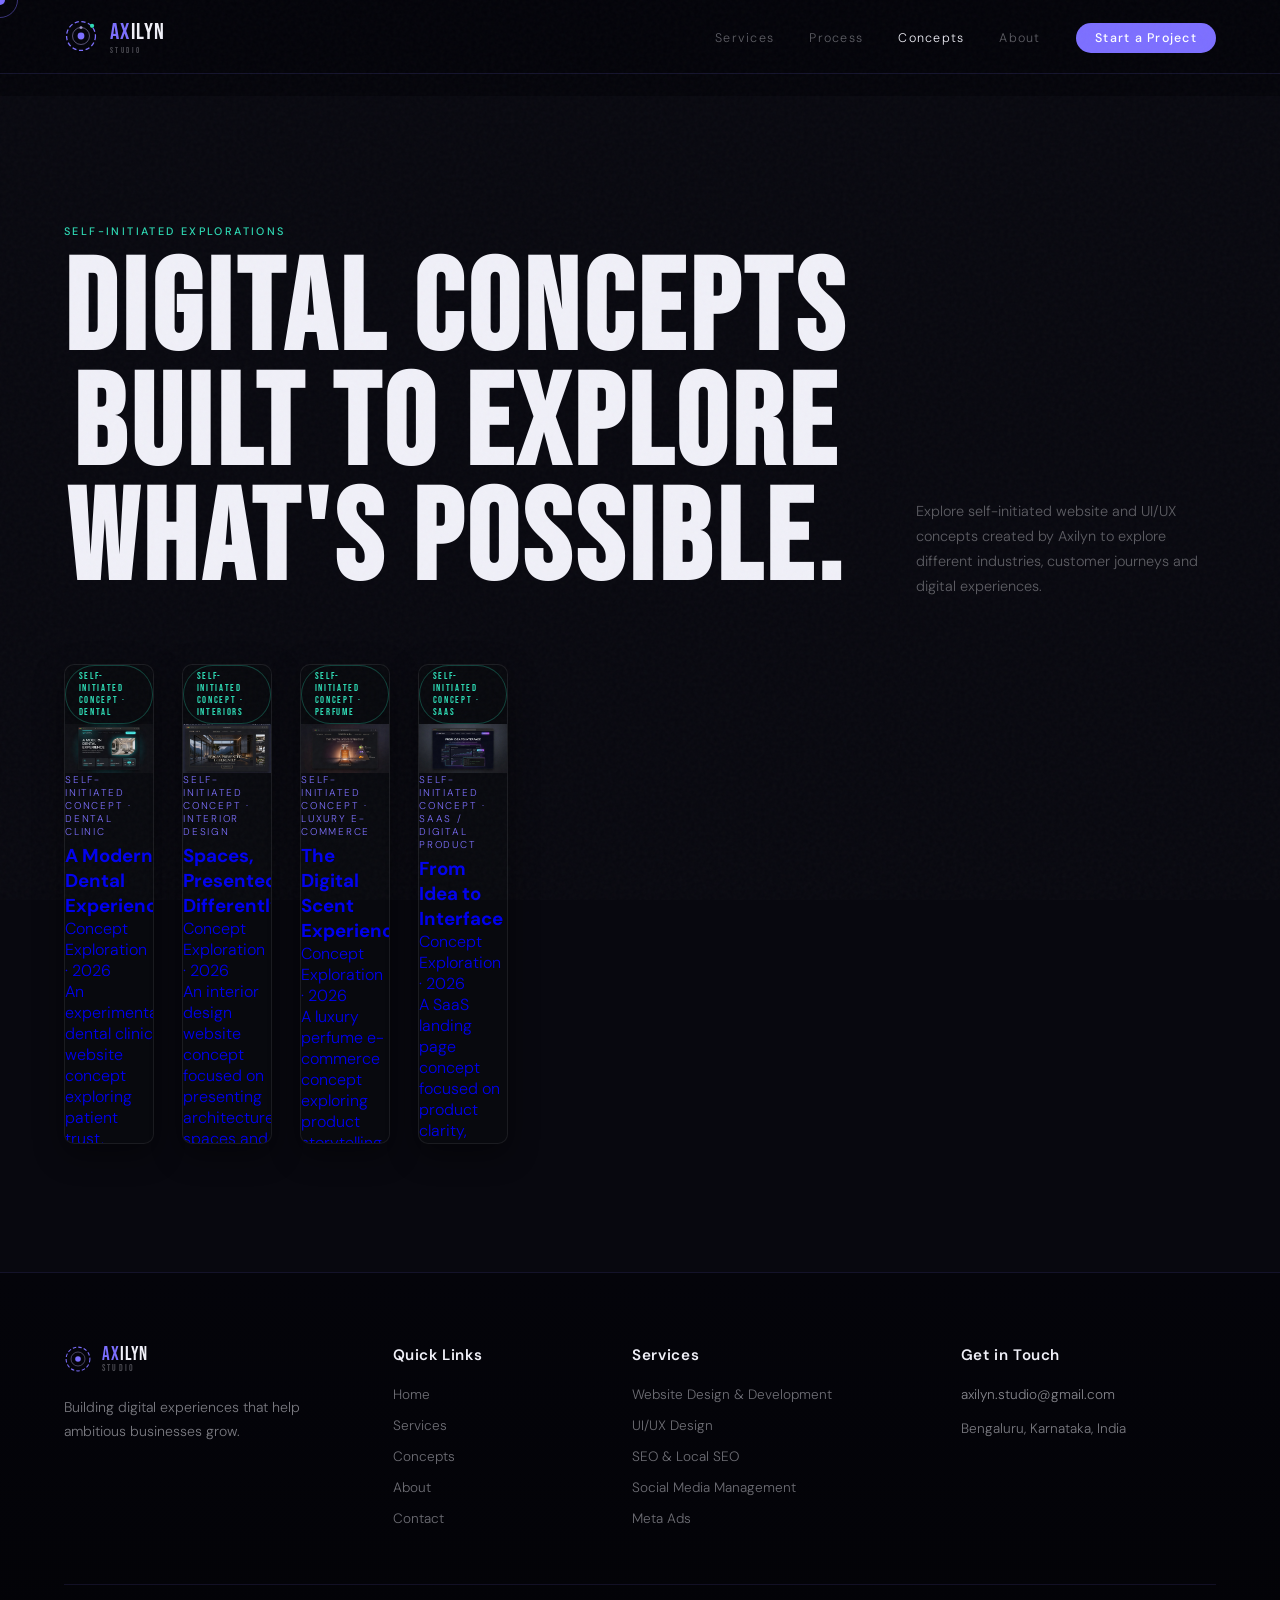
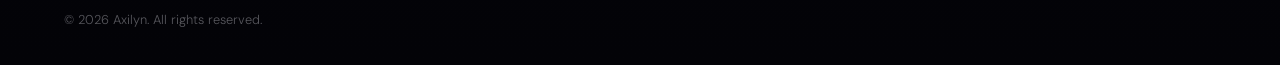
<file: concepts/index.html>
<!DOCTYPE html>
<html lang="en">
<head>
<meta charset="UTF-8"/>
<meta name="viewport" content="width=device-width,initial-scale=1.0,maximum-scale=1.0,minimum-scale=1.0,user-scalable=no,viewport-fit=cover"/>

<!-- ═══ PRIMARY SEO ═══ -->
<title>Digital Concepts &amp; Experiments | Axilyn Studio</title>
<meta name="description" content="Explore self-initiated website and UI/UX concepts created by Axilyn to explore different industries, customer journeys and digital experiences."/>
<meta name="keywords" content="digital concepts, web design concepts, UI/UX experiments, Axilyn studio"/>
<meta name="robots" content="index, follow"/>
<meta name="author" content="AXILYN"/>
<link rel="canonical" href="https://axilyn-studio.vercel.app/concepts/"/>

<!-- ═══ OPEN GRAPH ═══ -->
<meta property="og:type" content="website"/>
<meta property="og:url" content="https://axilyn-studio.vercel.app/concepts/"/>
<meta property="og:title" content="Digital Concepts &amp; Experiments | Axilyn Studio"/>
<meta property="og:description" content="Explore self-initiated website and UI/UX concepts created by Axilyn to explore different industries, customer journeys and digital experiences."/>
<meta property="og:image" content="https://axilyn-studio.vercel.app/assets/concepts/dental-concept.jpg"/>
<meta property="og:site_name" content="AXILYN"/>
<meta property="og:locale" content="en_US"/>

<!-- ═══ TWITTER CARD ═══ -->
<meta name="twitter:card" content="summary_large_image"/>
<meta name="twitter:title" content="Digital Concepts &amp; Experiments | Axilyn Studio"/>
<meta name="twitter:description" content="Explore self-initiated website and UI/UX concepts created by Axilyn to explore different industries, customer journeys and digital experiences."/>
<meta name="twitter:image" content="https://axilyn-studio.vercel.app/assets/concepts/dental-concept.jpg"/>

<!-- Google Fonts -->
<link rel="preconnect" href="https://fonts.googleapis.com"/>
<link rel="preconnect" href="https://fonts.gstatic.com" crossorigin/>
<link href="https://fonts.googleapis.com/css2?family=Bebas+Neue&amp;family=DM+Sans:opsz,wght@9..40,300;9..40,400;9..40,500&amp;display=swap" rel="stylesheet"/>

<!-- Modular Stylesheets -->
<link rel="stylesheet" href="../css/variables.css?v=2.0"/>
<link rel="stylesheet" href="../css/reset.css?v=2.0"/>
<link rel="stylesheet" href="../css/animations.css?v=2.0"/>
<link rel="stylesheet" href="../css/layout.css?v=2.0"/>
<link rel="stylesheet" href="../css/components.css?v=3.0"/>
</head>
<body>

<!-- Custom Cursor Elements -->
<div id="cur"></div>
<div id="curR"></div>

<!-- NAV -->
<nav id="nav">
  <a href="/" class="nlogo" aria-label="Axilyn Studio Homepage">
    <svg class="nlm" viewBox="0 0 40 40" fill="none">
      <circle class="nl-o1" cx="20" cy="20" r="17" stroke="#7C6FFF" stroke-width="1.5" stroke-dasharray="5 3"/>
      <circle class="nl-o2" cx="20" cy="20" r="10" stroke="#C4B9FF" stroke-width="1" opacity=".5"/>
      <circle cx="20" cy="20" r="4" fill="#7C6FFF"/>
      <g class="nl-o1"><circle cx="33" cy="8" r="2.5" fill="#2DDAB4"/></g>
      <g class="nl-o2"><circle cx="20" cy="10" r="1.8" fill="#C4B9FF" opacity=".7"/></g>
    </svg>
    <div class="nwm"><div><span>AX</span>ILYN</div><div style="font-size:.5rem;letter-spacing:.3em;color:rgba(240,240,248,.3);margin-top:.05rem;">STUDIO</div></div>
  </a>
  <ul>
    <li><a href="/#services">Services</a></li>
    <li><a href="/#process">Process</a></li>
    <li><a href="/#concepts" style="color:var(--text);">Concepts</a></li>
    <li><a href="/#about">About</a></li>
    <li><a href="/#contact" class="ncta">Start a Project</a></li>
  </ul>
</nav>

<div style="padding-top:6rem;">
  <!-- CONCEPTS -->
  <section id="work" aria-label="Digital Concepts — Self-Initiated Explorations">
    <div class="wh">
      <div>
        <div class="sl2">SELF-INITIATED EXPLORATIONS</div>
        <h1>DIGITAL CONCEPTS<br/>BUILT TO EXPLORE<br/>WHAT'S POSSIBLE.</h1>
      </div>
      <p>Explore self-initiated website and UI/UX concepts created by Axilyn to explore different industries, customer journeys and digital experiences.</p>
    </div>
    <div class="wgrid d1" style="margin-top:2.5rem;">

      <a class="wcard wide" href="/concepts/modern-dental-experience/" style="text-decoration:none;">
        <div class="wcard-badge">SELF-INITIATED CONCEPT · DENTAL</div>
        <img src="/assets/concepts/dental-concept.jpg" alt="Dental clinic website concept designed by Axilyn" loading="lazy" decoding="async"/>
        <div class="wover">
          <div class="winfo">
            <div class="wover-cat" style="font-size:.62rem;letter-spacing:.18em;color:var(--ring);text-transform:uppercase;margin-bottom:.35rem;">SELF-INITIATED CONCEPT · DENTAL CLINIC</div>
            <h3>A Modern Dental Experience</h3>
            <div class="wcompany">Concept Exploration · 2026</div>
            <span>An experimental dental clinic website concept exploring patient trust, treatment clarity and frictionless appointment booking.</span>
          </div>
          <div class="warrow">Explore Concept →</div>
        </div>
      </a>

      <a class="wcard" href="/concepts/interior-design/" style="text-decoration:none;">
        <div class="wcard-badge">SELF-INITIATED CONCEPT · INTERIORS</div>
        <img src="/assets/concepts/interior-concept.jpg" alt="Interior design studio website concept featuring architectural project presentation" loading="lazy" decoding="async"/>
        <div class="wover">
          <div class="winfo">
            <div class="wover-cat" style="font-size:.62rem;letter-spacing:.18em;color:var(--ring);text-transform:uppercase;margin-bottom:.35rem;">SELF-INITIATED CONCEPT · INTERIOR DESIGN</div>
            <h3>Spaces, Presented Differently</h3>
            <div class="wcompany">Concept Exploration · 2026</div>
            <span>An interior design website concept focused on presenting architecture, spaces and project storytelling through a premium digital experience.</span>
          </div>
          <div class="warrow">Explore Concept →</div>
        </div>
      </a>

      <a class="wcard" href="/concepts/perfume/" style="text-decoration:none;">
        <div class="wcard-badge">SELF-INITIATED CONCEPT · PERFUME</div>
        <img src="/assets/concepts/perfume-concept.jpg" alt="Luxury perfume website concept showing product discovery interface" loading="lazy" decoding="async"/>
        <div class="wover">
          <div class="winfo">
            <div class="wover-cat" style="font-size:.62rem;letter-spacing:.18em;color:var(--ring);text-transform:uppercase;margin-bottom:.35rem;">SELF-INITIATED CONCEPT · LUXURY E-COMMERCE</div>
            <h3>The Digital Scent Experience</h3>
            <div class="wcompany">Concept Exploration · 2026</div>
            <span>A luxury perfume e-commerce concept exploring product storytelling, discovery and visual identity.</span>
          </div>
          <div class="warrow">Explore Concept →</div>
        </div>
      </a>

      <a class="wcard wide" href="/concepts/saas/" style="text-decoration:none;">
        <div class="wcard-badge">SELF-INITIATED CONCEPT · SAAS</div>
        <img src="/assets/concepts/saas-concept.jpg" alt="Modern SaaS digital product landing page concept designed by Axilyn" loading="lazy" decoding="async"/>
        <div class="wover">
          <div class="winfo">
            <div class="wover-cat" style="font-size:.62rem;letter-spacing:.18em;color:var(--ring);text-transform:uppercase;margin-bottom:.35rem;">SELF-INITIATED CONCEPT · SAAS / DIGITAL PRODUCT</div>
            <h3>From Idea to Interface</h3>
            <div class="wcompany">Concept Exploration · 2026</div>
            <span>A SaaS landing page concept focused on product clarity, interface storytelling and conversion-oriented user journeys.</span>
          </div>
          <div class="warrow">Explore Concept →</div>
        </div>
      </a>

    </div>
  </section>
</div>

<!-- FOOTER -->
<footer class="site-footer">
  <div class="footer-container">
    <div class="footer-grid">
      <div class="footer-col footer-col-brand">
        <a href="/" class="fll" aria-label="Axilyn Studio Homepage">
          <svg class="flm" viewBox="0 0 40 40" fill="none">
            <circle class="nl-o1" cx="20" cy="20" r="17" stroke="#7C6FFF" stroke-width="1.5" stroke-dasharray="5 3"/>
            <circle class="nl-o2" cx="20" cy="20" r="10" stroke="#C4B9FF" stroke-width="1" opacity=".5"/>
            <circle cx="20" cy="20" r="4" fill="#7C6FFF"/>
          </svg>
          <div class="flw">
            <div class="flname"><span>AX</span>ILYN</div>
            <div class="flsub">STUDIO</div>
          </div>
        </a>
        <p class="footer-desc">Building digital experiences that help ambitious businesses grow.</p>
      </div>
      <div class="footer-col">
        <h4 class="footer-col-title">Quick Links</h4>
        <ul class="footer-links">
          <li><a href="/">Home</a></li>
          <li><a href="/#services">Services</a></li>
          <li><a href="/#concepts">Concepts</a></li>
          <li><a href="/#about">About</a></li>
          <li><a href="/#contact">Contact</a></li>
        </ul>
      </div>
      <div class="footer-col">
        <h4 class="footer-col-title">Services</h4>
        <ul class="footer-links">
          <li><a href="/#services">Website Design &amp; Development</a></li>
          <li><a href="/#services">UI/UX Design</a></li>
          <li><a href="/#services">SEO &amp; Local SEO</a></li>
          <li><a href="/#services">Social Media Management</a></li>
          <li><a href="/#services">Meta Ads</a></li>
        </ul>
      </div>
      <div class="footer-col footer-col-contact">
        <h4 class="footer-col-title">Get in Touch</h4>
        <ul class="footer-contact-list">
          <li><a href="mailto:axilyn.studio@gmail.com">axilyn.studio@gmail.com</a></li>
          <li><span>Bengaluru, Karnataka, India</span></li>
        </ul>
      </div>
    </div>
    <div class="footer-divider" role="separator"></div>
    <div class="footer-bottom">
      <div class="footer-copy">© 2026 Axilyn. All rights reserved.</div>
    </div>
  </div>
</footer>

<script src="../js/cursor.js?v=3.0"></script>
</body>
</html>
</file>
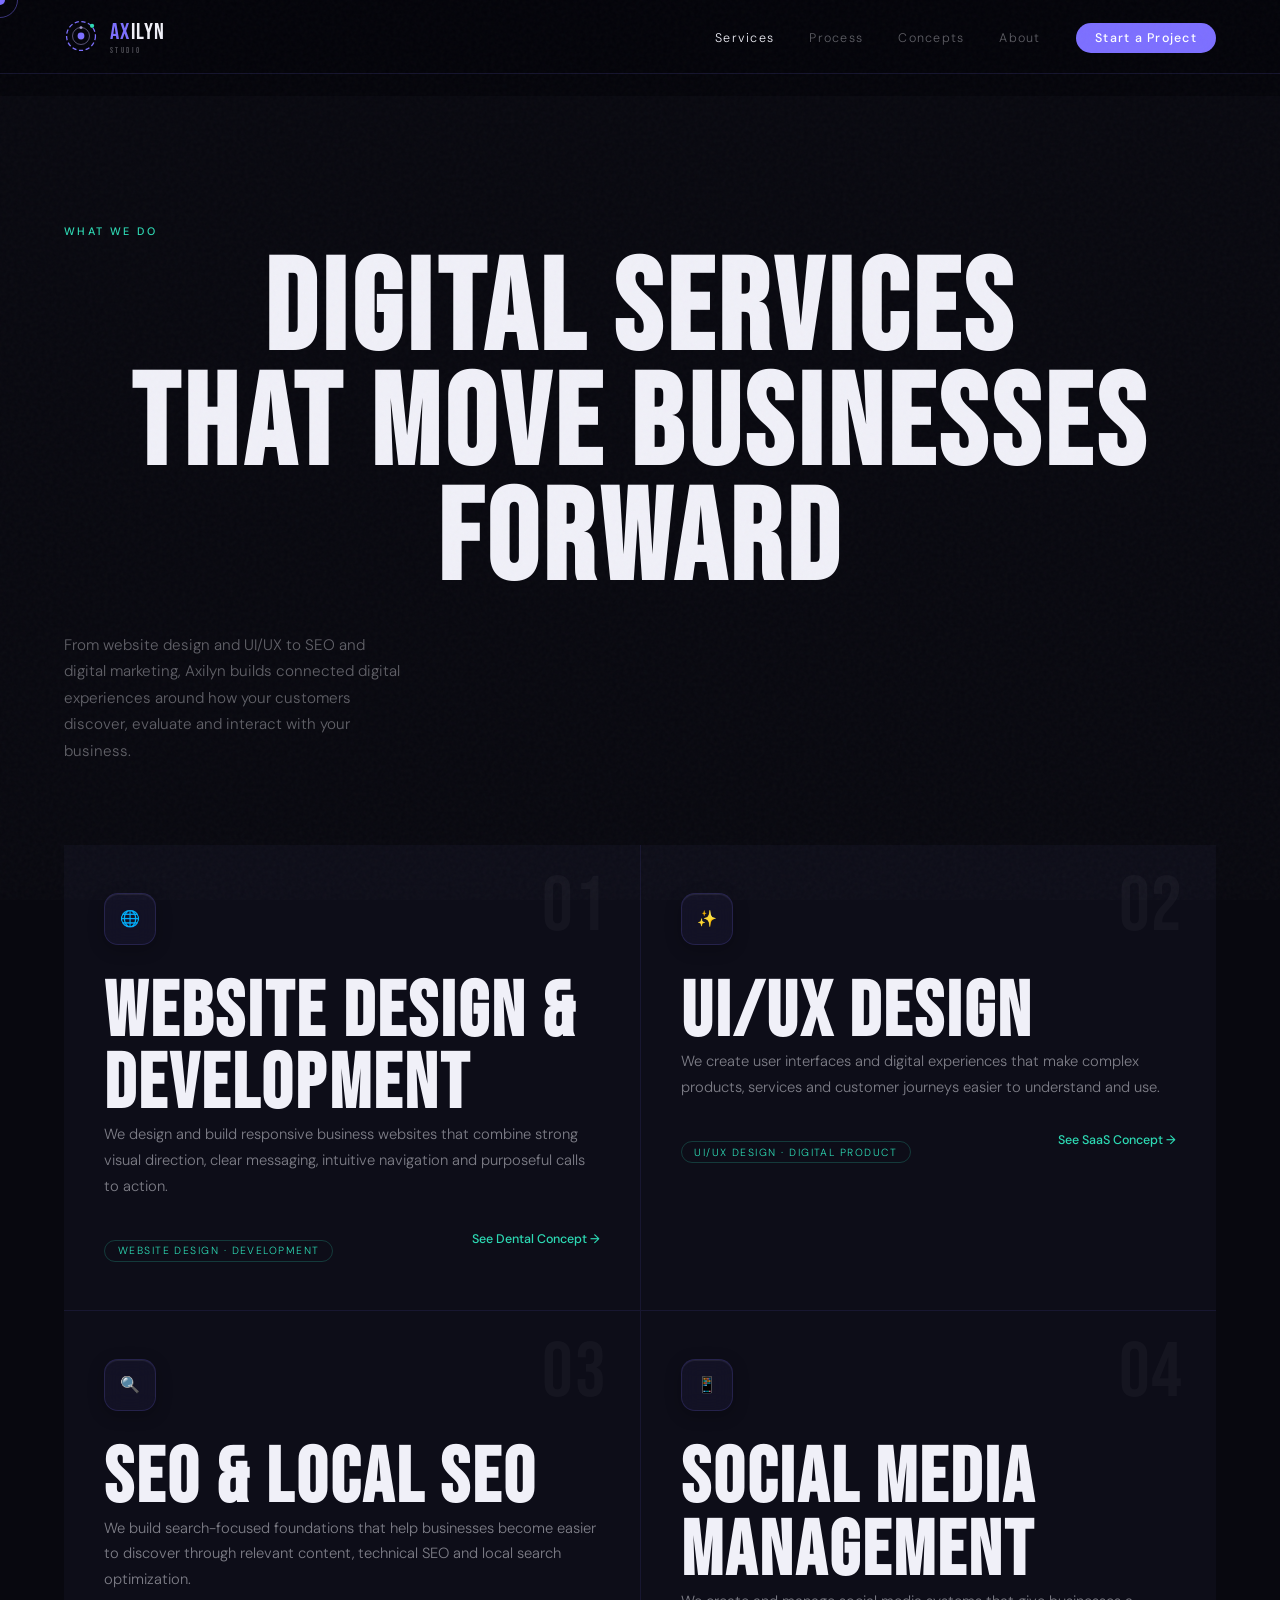
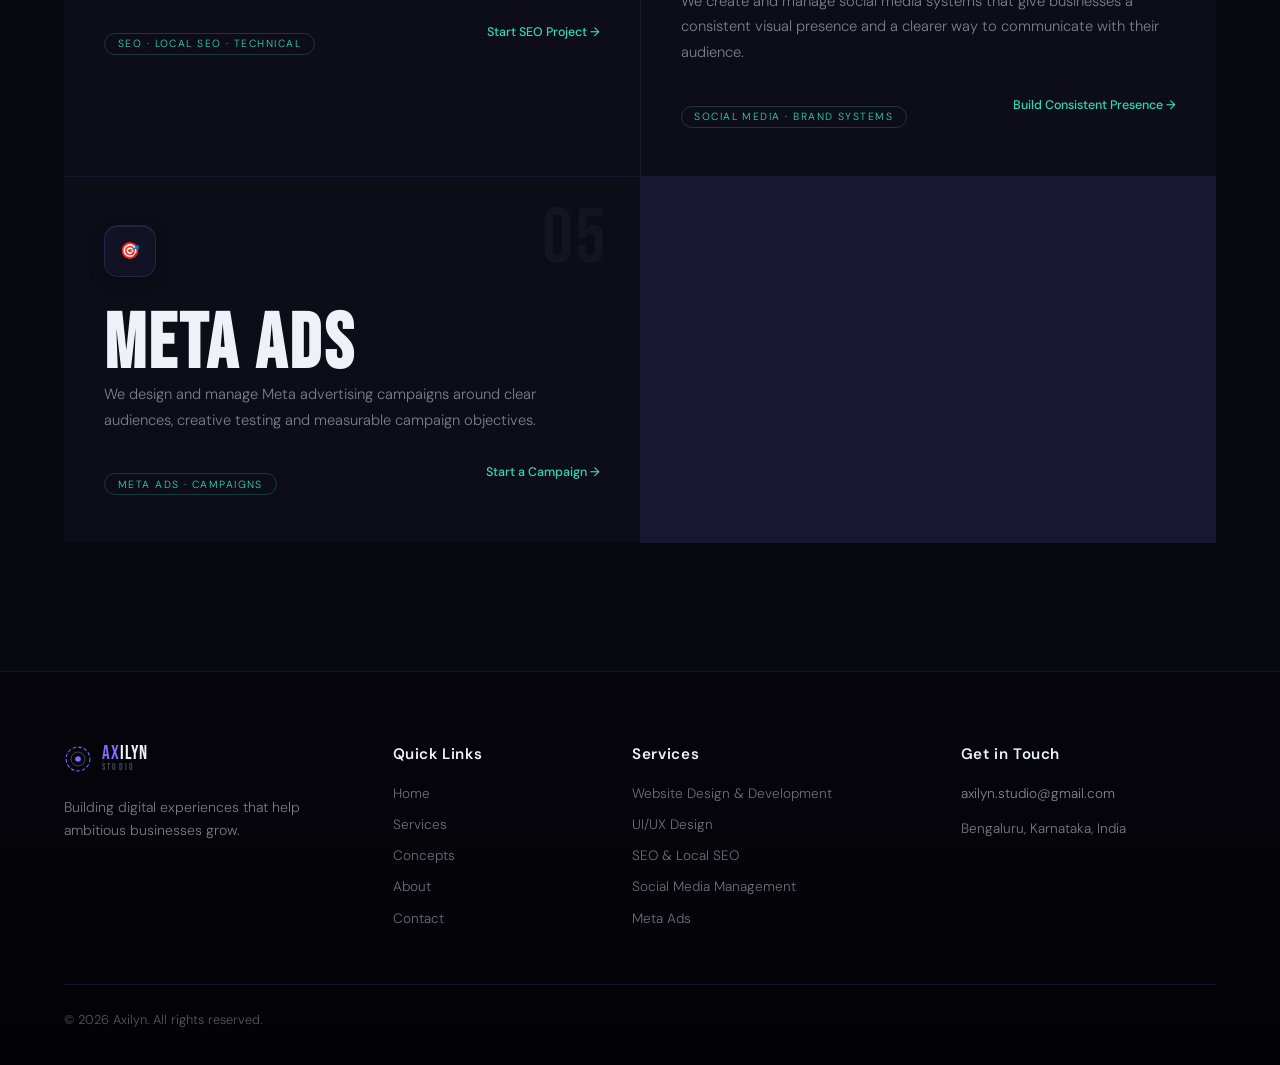
<file: services/index.html>
<!DOCTYPE html>
<html lang="en">
<head>
<meta charset="UTF-8"/>
<meta name="viewport" content="width=device-width,initial-scale=1.0,maximum-scale=1.0,minimum-scale=1.0,user-scalable=no,viewport-fit=cover"/>

<!-- ═══ PRIMARY SEO ═══ -->
<title>Digital Services | Axilyn Web Design &amp; UI/UX Studio</title>
<meta name="description" content="From website design and UI/UX to SEO and digital marketing, Axilyn builds connected digital experiences that move ambitious businesses forward."/>
<meta name="keywords" content="website design, UI/UX design, web development, SEO, local SEO, social media management, meta ads"/>
<meta name="robots" content="index, follow"/>
<meta name="author" content="AXILYN"/>
<link rel="canonical" href="https://axilyn-studio.vercel.app/services/"/>

<!-- ═══ OPEN GRAPH ═══ -->
<meta property="og:type" content="website"/>
<meta property="og:url" content="https://axilyn-studio.vercel.app/services/"/>
<meta property="og:title" content="Digital Services | Axilyn Web Design &amp; UI/UX Studio"/>
<meta property="og:description" content="From website design and UI/UX to SEO and digital marketing, Axilyn builds connected digital experiences that move ambitious businesses forward."/>
<meta property="og:image" content="https://axilyn-studio.vercel.app/assets/concepts/dental-concept.jpg"/>
<meta property="og:site_name" content="AXILYN"/>
<meta property="og:locale" content="en_US"/>

<!-- ═══ TWITTER CARD ═══ -->
<meta name="twitter:card" content="summary_large_image"/>
<meta name="twitter:title" content="Digital Services | Axilyn Web Design &amp; UI/UX Studio"/>
<meta name="twitter:description" content="From website design and UI/UX to SEO and digital marketing, Axilyn builds connected digital experiences that move ambitious businesses forward."/>
<meta name="twitter:image" content="https://axilyn-studio.vercel.app/assets/concepts/dental-concept.jpg"/>

<!-- ═══ SCHEMA.ORG BREADCRUMB ═══ -->
<script type="application/ld+json">
{
  "@context": "https://schema.org",
  "@graph": [
    {
      "@type": "BreadcrumbList",
      "itemListElement": [
        {
          "@type": "ListItem",
          "position": 1,
          "name": "Home",
          "item": "https://axilyn-studio.vercel.app/"
        },
        {
          "@type": "ListItem",
          "position": 2,
          "name": "Services",
          "item": "https://axilyn-studio.vercel.app/services/"
        }
      ]
    },
    {
      "@type": "ItemList",
      "name": "Axilyn Digital Studio Services",
      "itemListElement": [
        {
          "@type": "ListItem",
          "position": 1,
          "name": "Website Design & Development",
          "url": "https://axilyn-studio.vercel.app/services/#web-design"
        },
        {
          "@type": "ListItem",
          "position": 2,
          "name": "UI/UX Design",
          "url": "https://axilyn-studio.vercel.app/services/#ui-ux"
        },
        {
          "@type": "ListItem",
          "position": 3,
          "name": "SEO & Local SEO",
          "url": "https://axilyn-studio.vercel.app/services/#seo"
        },
        {
          "@type": "ListItem",
          "position": 4,
          "name": "Social Media Management",
          "url": "https://axilyn-studio.vercel.app/services/#social"
        },
        {
          "@type": "ListItem",
          "position": 5,
          "name": "Meta Ads",
          "url": "https://axilyn-studio.vercel.app/services/#meta-ads"
        }
      ]
    }
  ]
}
</script>

<!-- Google Fonts -->
<link rel="preconnect" href="https://fonts.googleapis.com"/>
<link rel="preconnect" href="https://fonts.gstatic.com" crossorigin/>
<link href="https://fonts.googleapis.com/css2?family=Bebas+Neue&amp;family=DM+Sans:opsz,wght@9..40,300;9..40,400;9..40,500&amp;display=swap" rel="stylesheet"/>

<!-- Modular Stylesheets -->
<link rel="stylesheet" href="../css/variables.css?v=2.0"/>
<link rel="stylesheet" href="../css/reset.css?v=2.0"/>
<link rel="stylesheet" href="../css/animations.css?v=2.0"/>
<link rel="stylesheet" href="../css/layout.css?v=2.0"/>
<link rel="stylesheet" href="../css/components.css?v=3.0"/>
</head>
<body>

<!-- Custom Cursor Elements -->
<div id="cur"></div>
<div id="curR"></div>

<!-- NAV -->
<nav id="nav">
  <a href="/" class="nlogo" aria-label="Axilyn Studio Homepage">
    <svg class="nlm" viewBox="0 0 40 40" fill="none">
      <circle class="nl-o1" cx="20" cy="20" r="17" stroke="#7C6FFF" stroke-width="1.5" stroke-dasharray="5 3"/>
      <circle class="nl-o2" cx="20" cy="20" r="10" stroke="#C4B9FF" stroke-width="1" opacity=".5"/>
      <circle cx="20" cy="20" r="4" fill="#7C6FFF"/>
      <g class="nl-o1"><circle cx="33" cy="8" r="2.5" fill="#2DDAB4"/></g>
      <g class="nl-o2"><circle cx="20" cy="10" r="1.8" fill="#C4B9FF" opacity=".7"/></g>
    </svg>
    <div class="nwm"><div><span>AX</span>ILYN</div><div style="font-size:.5rem;letter-spacing:.3em;color:rgba(240,240,248,.3);margin-top:.05rem;">STUDIO</div></div>
  </a>
  <ul>
    <li><a href="/#services" style="color:var(--text);">Services</a></li>
    <li><a href="/#process">Process</a></li>
    <li><a href="/#concepts">Concepts</a></li>
    <li><a href="/#about">About</a></li>
    <li><a href="/#contact" class="ncta">Start a Project</a></li>
  </ul>
</nav>

<div style="padding-top:6rem;">
  <!-- SERVICES SECTION -->
  <section id="services" aria-label="Our Digital Services">
    <div class="stop">
      <div>
        <div class="sl2">WHAT WE DO</div>
        <h1>DIGITAL SERVICES<br/>THAT MOVE BUSINESSES FORWARD</h1>
      </div>
      <p>From website design and UI/UX to SEO and digital marketing, Axilyn builds connected digital experiences around how your customers discover, evaluate and interact with your business.</p>
    </div>
    <div class="sgrid d1">

      <div class="sc" id="web-design" aria-label="Website Design and Development Service">
        <div class="scn">01</div><div class="sci">🌐</div>
        <h2>Website Design &amp; Development</h2>
        <p>We design and build responsive business websites that combine strong visual direction, clear messaging, intuitive navigation and purposeful calls to action.</p>
        <div style="margin-top:1rem;display:flex;align-items:center;justify-content:space-between;flex-wrap:wrap;gap:.5rem;">
          <span class="stag">WEBSITE DESIGN · DEVELOPMENT</span>
          <a href="/concepts/modern-dental-experience/" style="font-size:.78rem;color:var(--teal);text-decoration:none;font-weight:500;">See Dental Concept →</a>
        </div>
      </div>

      <div class="sc" id="ui-ux" aria-label="UI/UX Design Service">
        <div class="scn">02</div><div class="sci">✨</div>
        <h2>UI/UX Design</h2>
        <p>We create user interfaces and digital experiences that make complex products, services and customer journeys easier to understand and use.</p>
        <div style="margin-top:1rem;display:flex;align-items:center;justify-content:space-between;flex-wrap:wrap;gap:.5rem;">
          <span class="stag">UI/UX DESIGN · DIGITAL PRODUCT</span>
          <a href="/concepts/saas/" style="font-size:.78rem;color:var(--teal);text-decoration:none;font-weight:500;">See SaaS Concept →</a>
        </div>
      </div>

      <div class="sc" id="seo" aria-label="SEO and Local Search Optimisation Service">
        <div class="scn">03</div><div class="sci">🔍</div>
        <h2>SEO &amp; Local SEO</h2>
        <p>We build search-focused foundations that help businesses become easier to discover through relevant content, technical SEO and local search optimization.</p>
        <div style="margin-top:1rem;display:flex;align-items:center;justify-content:space-between;flex-wrap:wrap;gap:.5rem;">
          <span class="stag">SEO · LOCAL SEO · TECHNICAL</span>
          <a href="/#contact" style="font-size:.78rem;color:var(--teal);text-decoration:none;font-weight:500;">Start SEO Project →</a>
        </div>
      </div>

      <div class="sc" id="social" aria-label="Social Media Management Service">
        <div class="scn">04</div><div class="sci">📱</div>
        <h2>Social Media Management</h2>
        <p>We create and manage social media systems that give businesses a consistent visual presence and a clearer way to communicate with their audience.</p>
        <div style="margin-top:1rem;display:flex;align-items:center;justify-content:space-between;flex-wrap:wrap;gap:.5rem;">
          <span class="stag">SOCIAL MEDIA · BRAND SYSTEMS</span>
          <a href="/#contact" style="font-size:.78rem;color:var(--teal);text-decoration:none;font-weight:500;">Build Consistent Presence →</a>
        </div>
      </div>

      <div class="sc" id="meta-ads" aria-label="Meta Ads Service">
        <div class="scn">05</div><div class="sci">🎯</div>
        <h2>Meta Ads</h2>
        <p>We design and manage Meta advertising campaigns around clear audiences, creative testing and measurable campaign objectives.</p>
        <div style="margin-top:1rem;display:flex;align-items:center;justify-content:space-between;flex-wrap:wrap;gap:.5rem;">
          <span class="stag">META ADS · CAMPAIGNS</span>
          <a href="/#contact" style="font-size:.78rem;color:var(--teal);text-decoration:none;font-weight:500;">Start a Campaign →</a>
        </div>
      </div>

    </div>
  </section>
</div>

<!-- FOOTER -->
<footer class="site-footer">
  <div class="footer-container">
    <div class="footer-grid">
      <div class="footer-col footer-col-brand">
        <a href="/" class="fll" aria-label="Axilyn Studio Homepage">
          <svg class="flm" viewBox="0 0 40 40" fill="none">
            <circle class="nl-o1" cx="20" cy="20" r="17" stroke="#7C6FFF" stroke-width="1.5" stroke-dasharray="5 3"/>
            <circle class="nl-o2" cx="20" cy="20" r="10" stroke="#C4B9FF" stroke-width="1" opacity=".5"/>
            <circle cx="20" cy="20" r="4" fill="#7C6FFF"/>
          </svg>
          <div class="flw">
            <div class="flname"><span>AX</span>ILYN</div>
            <div class="flsub">STUDIO</div>
          </div>
        </a>
        <p class="footer-desc">Building digital experiences that help ambitious businesses grow.</p>
      </div>
      <div class="footer-col">
        <h4 class="footer-col-title">Quick Links</h4>
        <ul class="footer-links">
          <li><a href="/">Home</a></li>
          <li><a href="/#services">Services</a></li>
          <li><a href="/#concepts">Concepts</a></li>
          <li><a href="/#about">About</a></li>
          <li><a href="/#contact">Contact</a></li>
        </ul>
      </div>
      <div class="footer-col">
        <h4 class="footer-col-title">Services</h4>
        <ul class="footer-links">
          <li><a href="/services/#web-design">Website Design &amp; Development</a></li>
          <li><a href="/services/#ui-ux">UI/UX Design</a></li>
          <li><a href="/services/#seo">SEO &amp; Local SEO</a></li>
          <li><a href="/services/#social">Social Media Management</a></li>
          <li><a href="/services/#meta-ads">Meta Ads</a></li>
        </ul>
      </div>
      <div class="footer-col footer-col-contact">
        <h4 class="footer-col-title">Get in Touch</h4>
        <ul class="footer-contact-list">
          <li><a href="mailto:axilyn.studio@gmail.com">axilyn.studio@gmail.com</a></li>
          <li><span>Bengaluru, Karnataka, India</span></li>
        </ul>
      </div>
    </div>
    <div class="footer-divider" role="separator"></div>
    <div class="footer-bottom">
      <div class="footer-copy">© 2026 Axilyn. All rights reserved.</div>
    </div>
  </div>
</footer>

<script src="../js/cursor.js?v=3.0"></script>
</body>
</html>
</file>
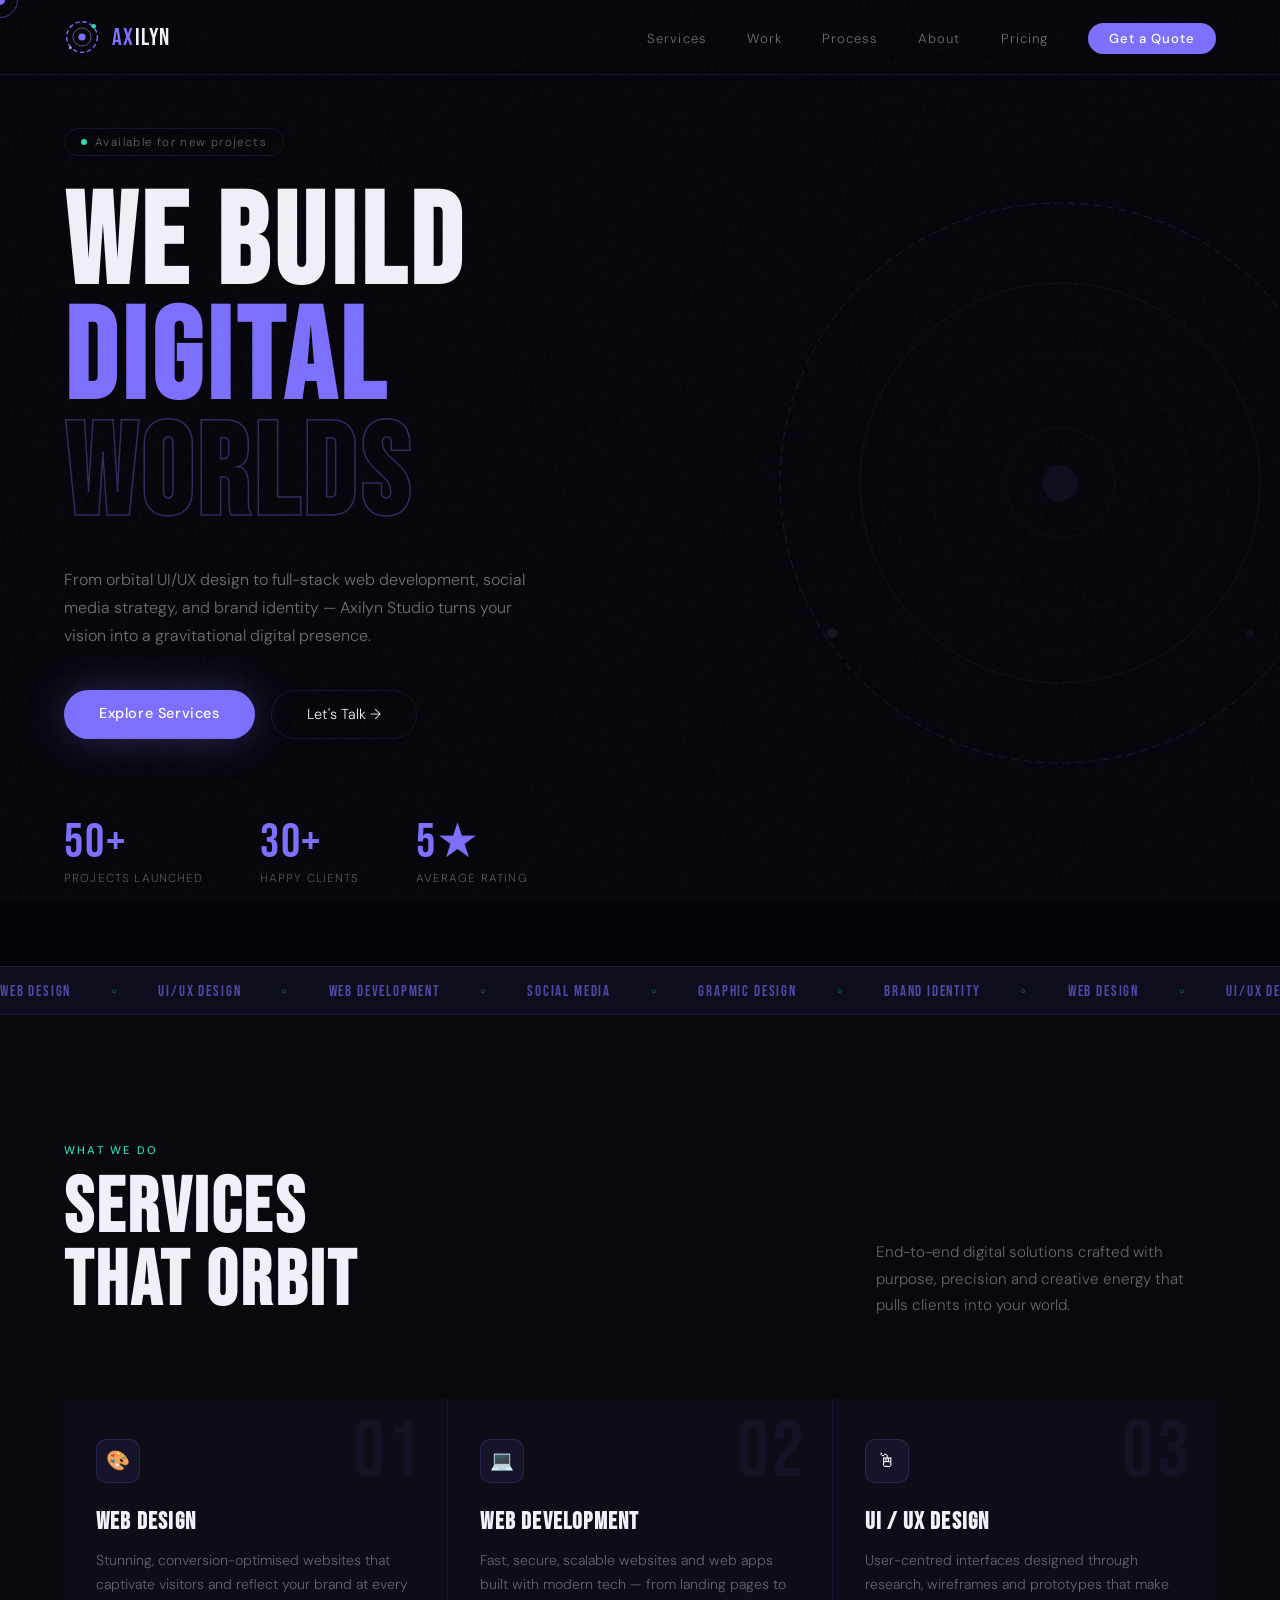
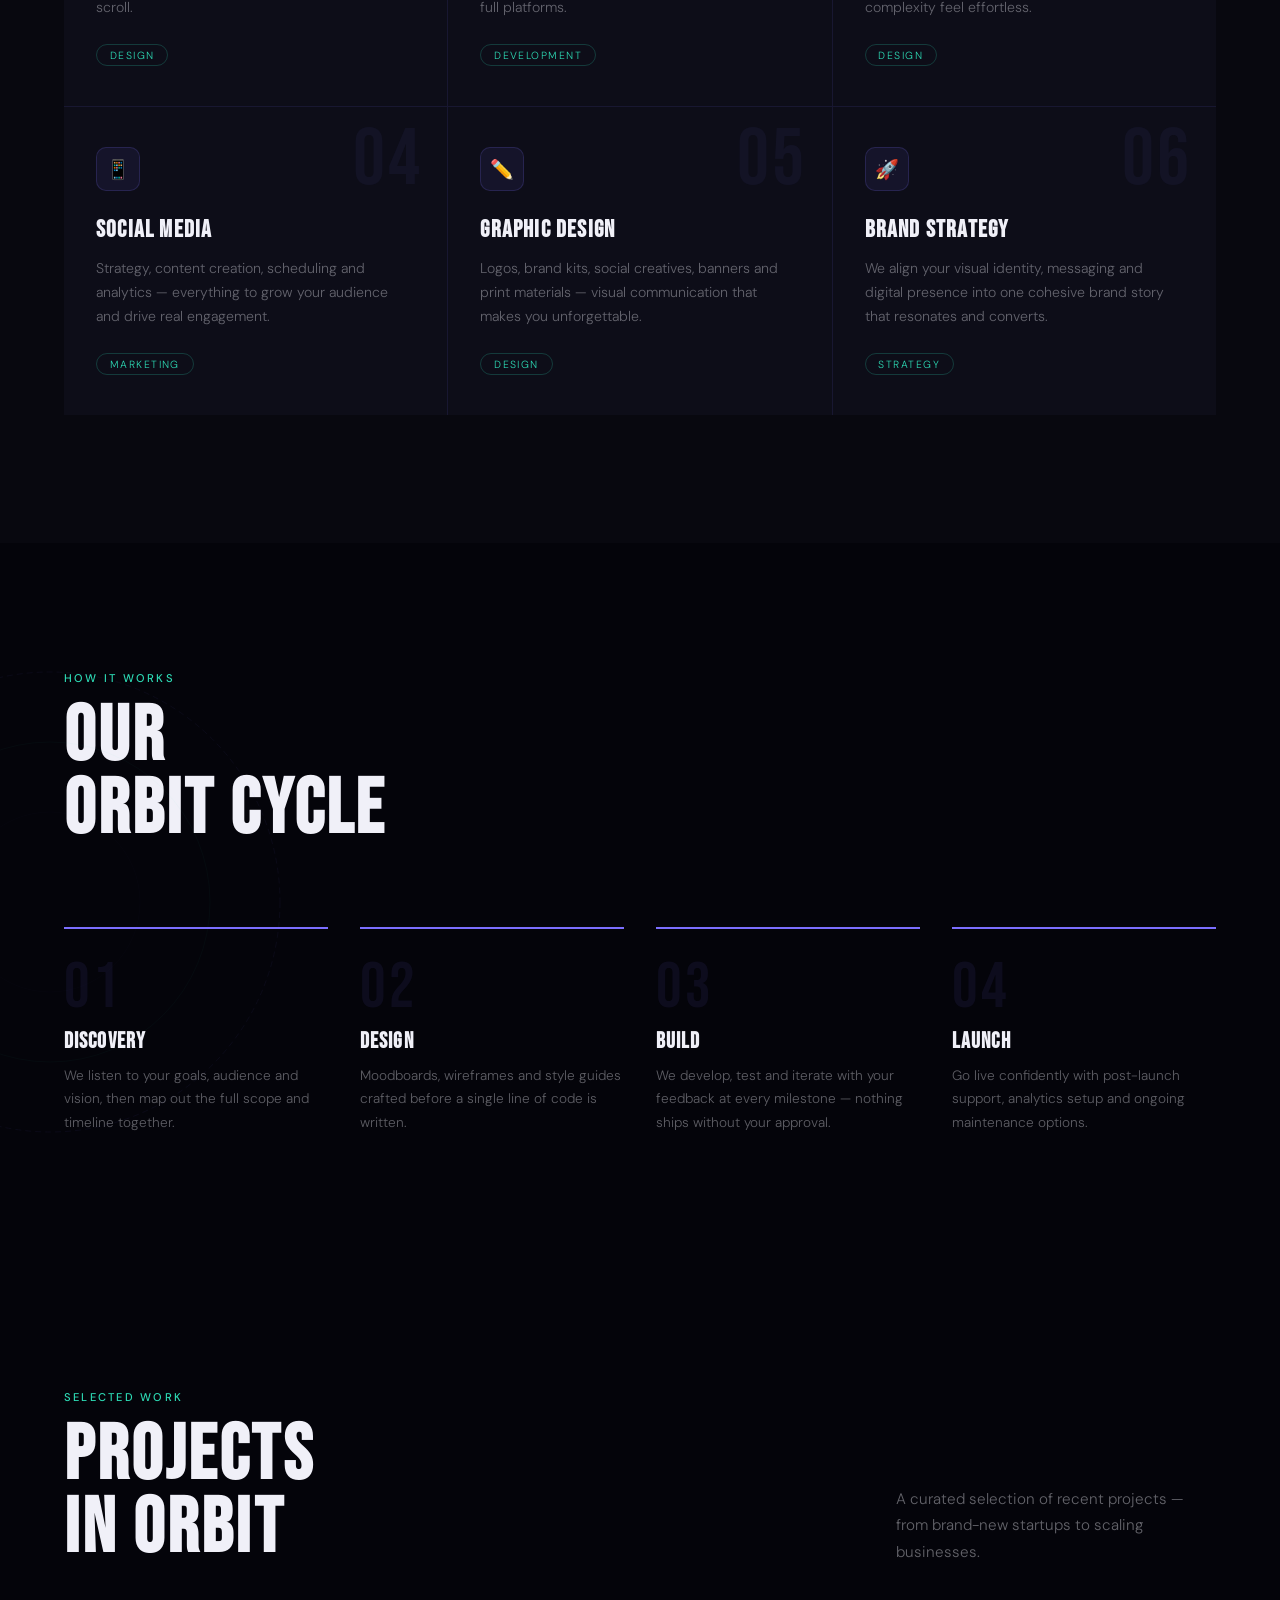
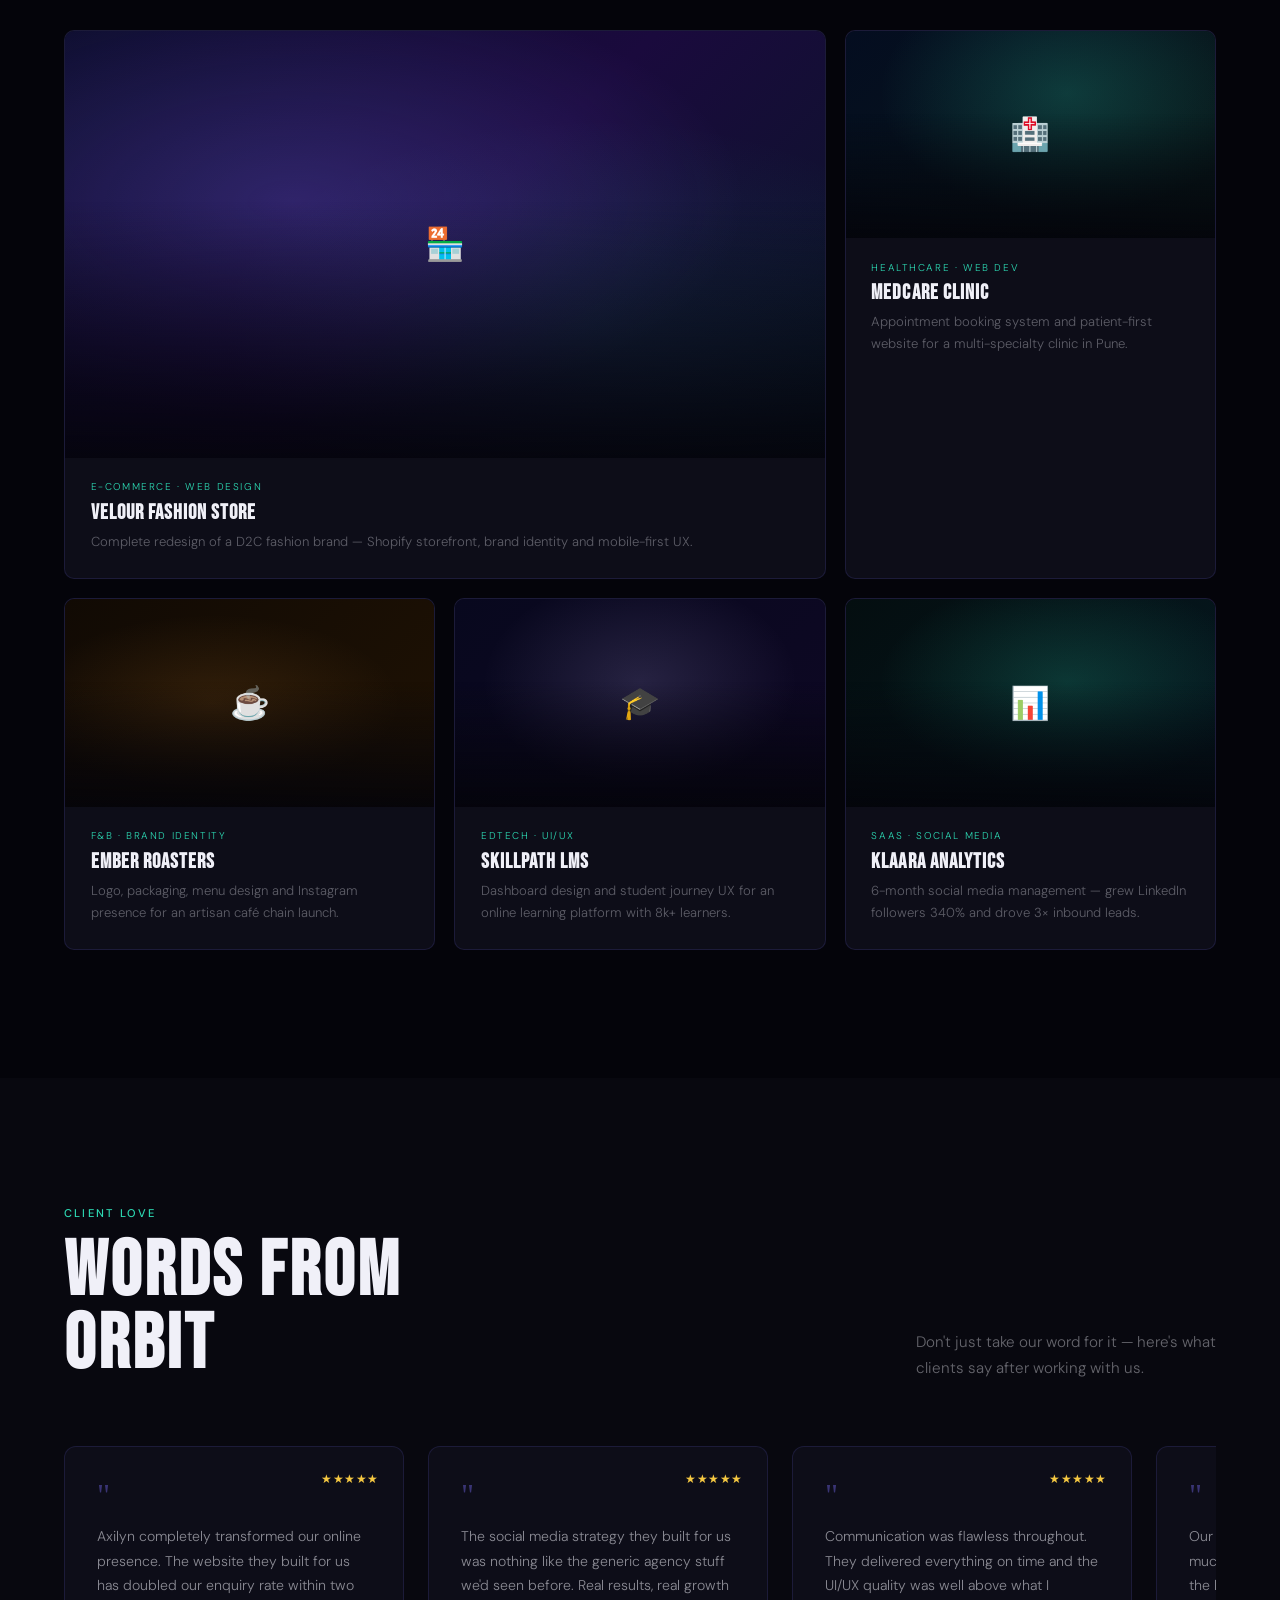
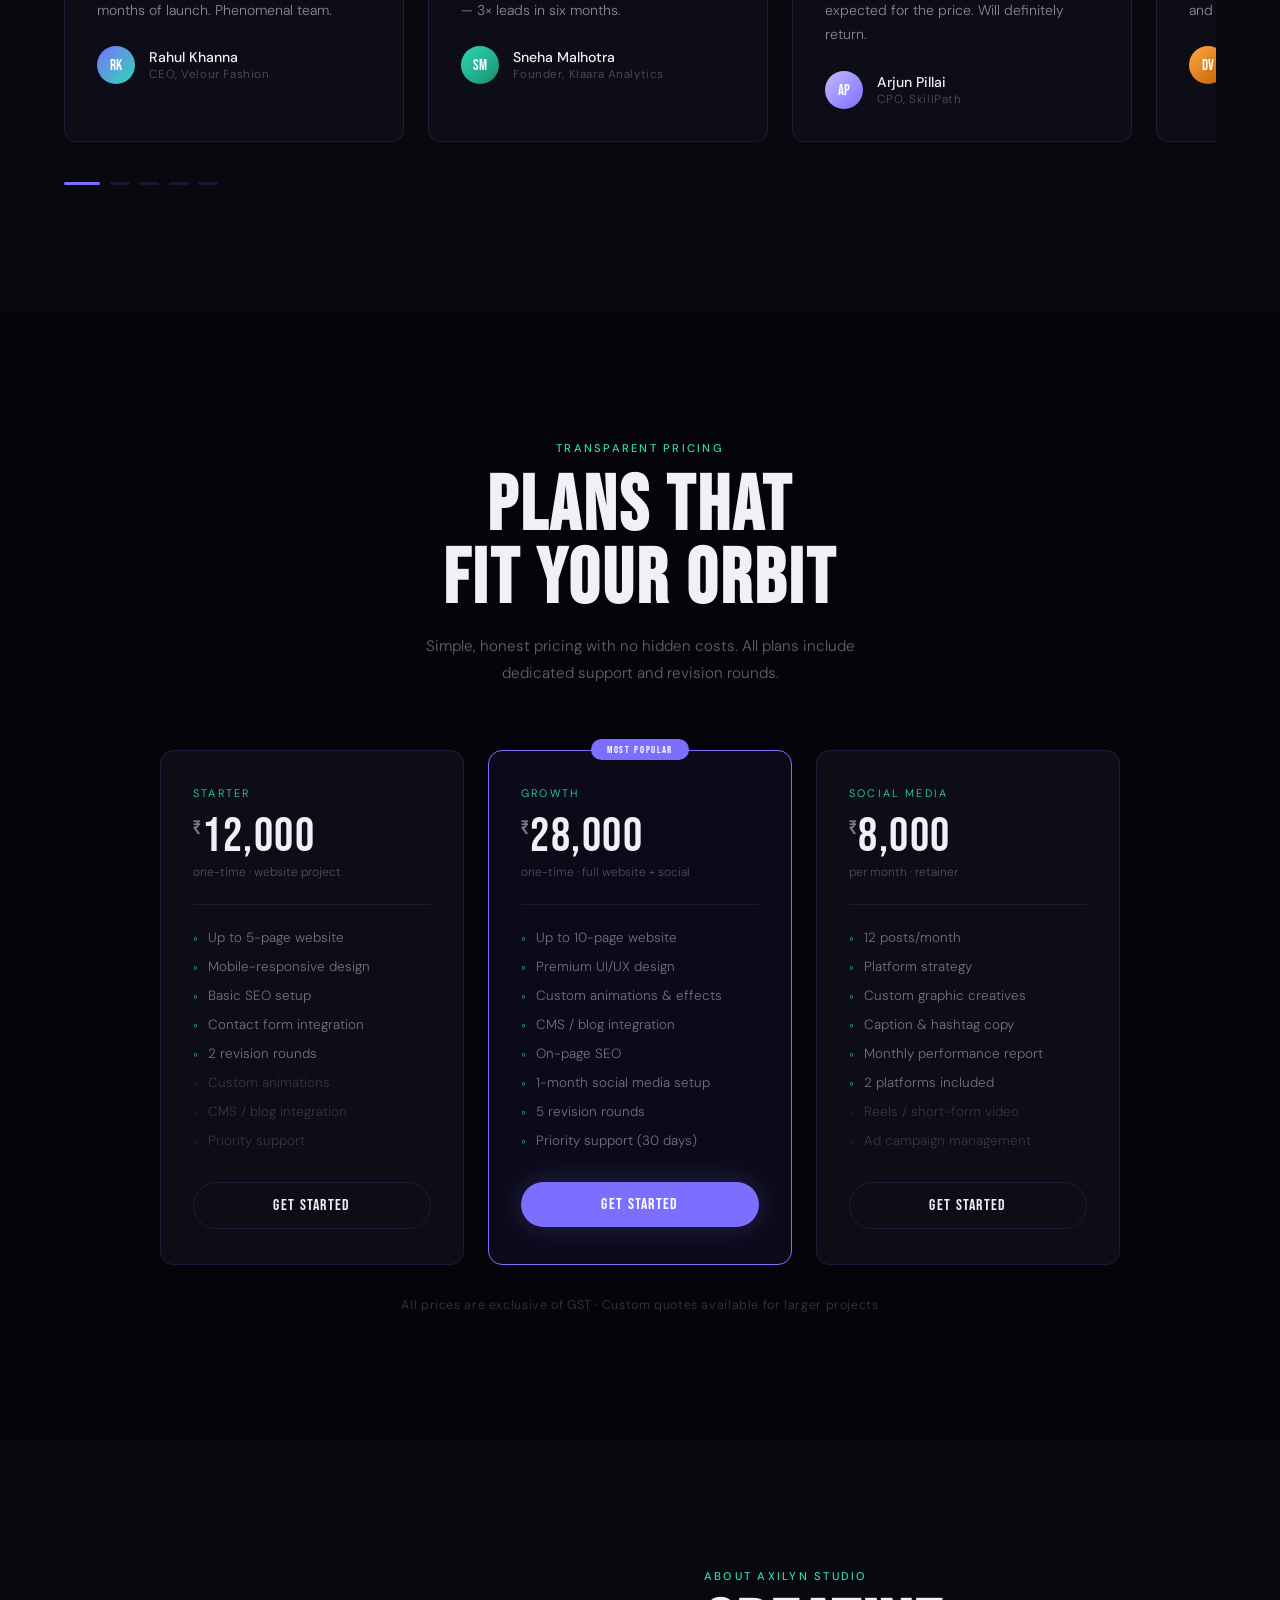
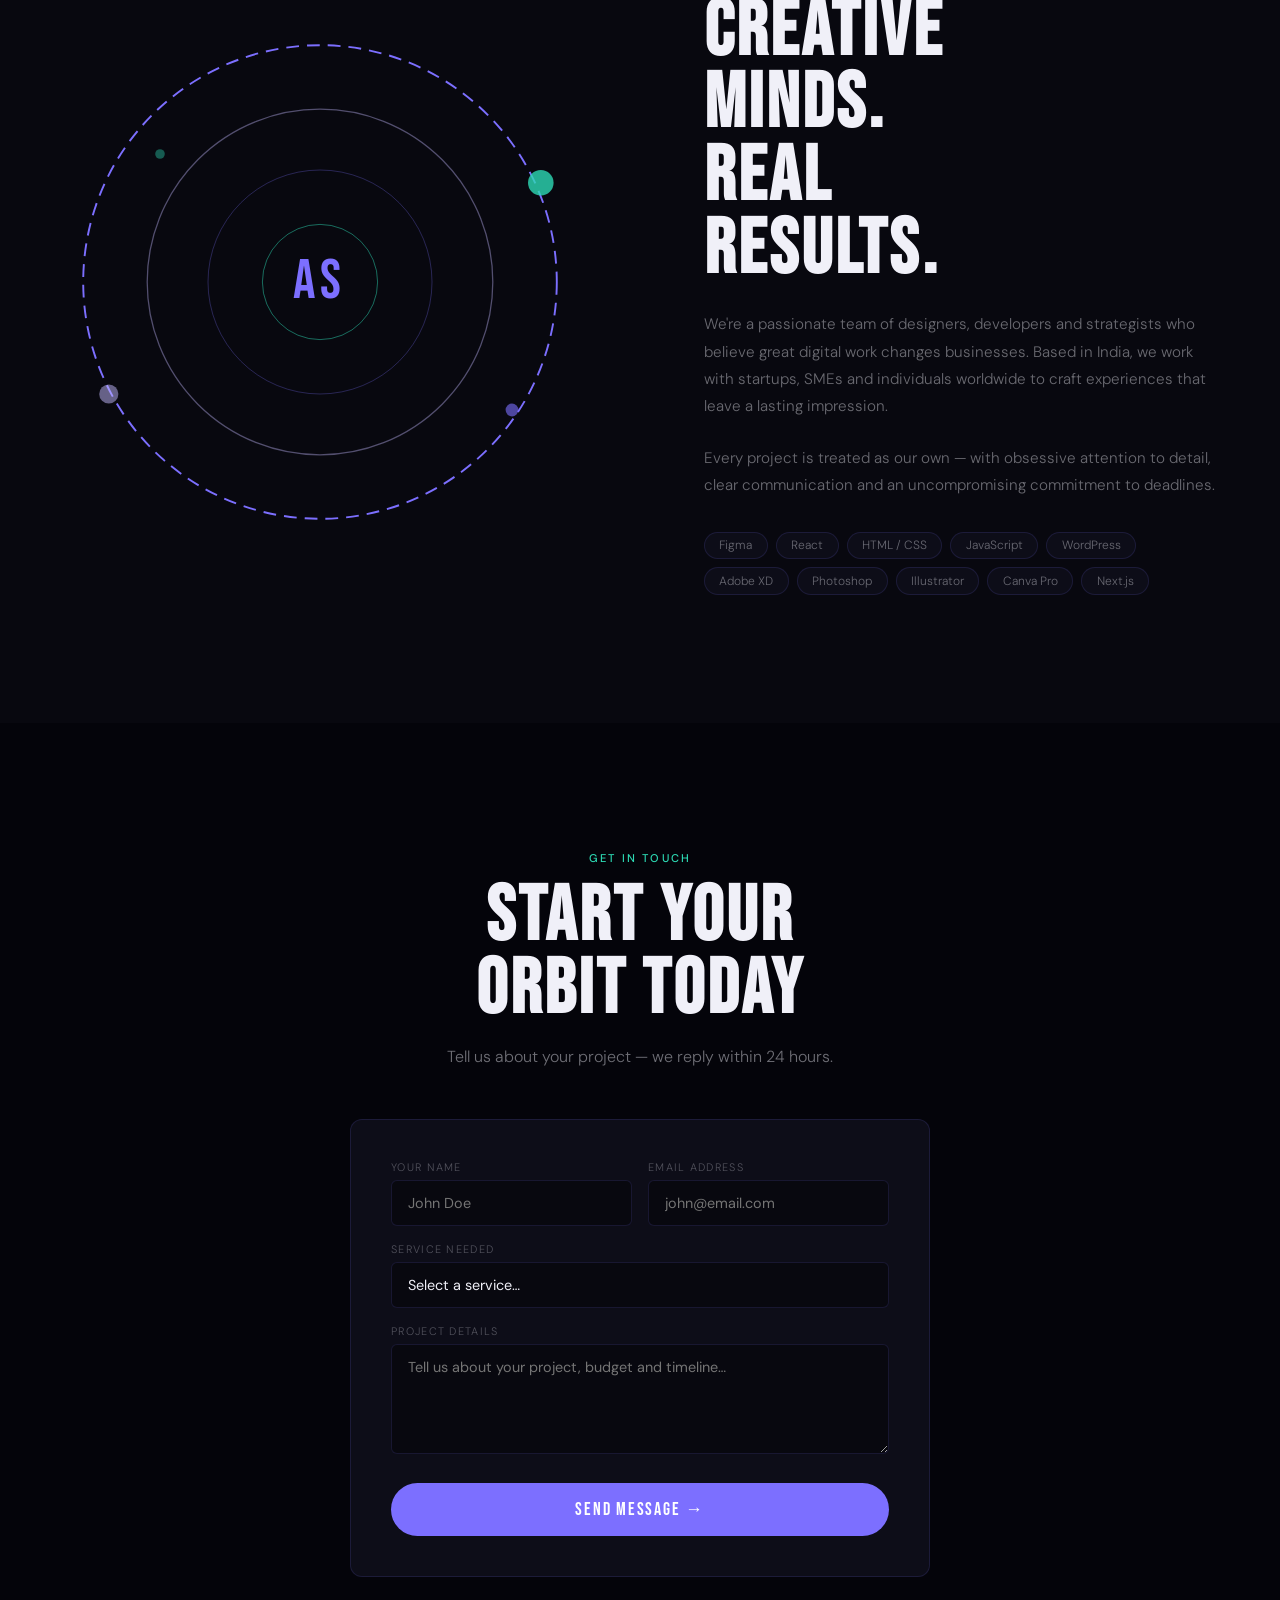
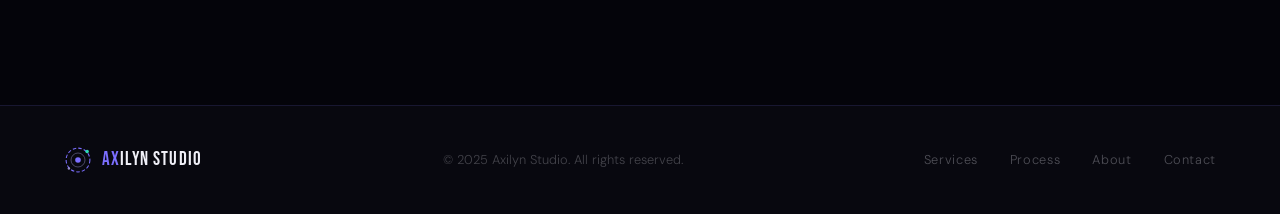
<file: axilyn-studio.index.html>
<!DOCTYPE html>
<html lang="en">
<head>
<meta charset="UTF-8"/>
<meta name="viewport" content="width=device-width,initial-scale=1.0"/>
<title>Axilyn Studio — Digital Creative Agency</title>
<link href="https://fonts.googleapis.com/css2?family=Bebas+Neue&family=DM+Sans:ital,opsz,wght@0,9..40,300;0,9..40,400;0,9..40,500;1,9..40,300&display=swap" rel="stylesheet"/>
<style>
*,*::before,*::after{box-sizing:border-box;margin:0;padding:0;}
:root{
  --bg:#04040a;
  --surf:#08080f;
  --card:#0d0d18;
  --ring:#7C6FFF;
  --ring2:#C4B9FF;
  --teal:#2DDAB4;
  --text:#f0f0f8;
  --muted:#606088;
  --border:rgba(124,111,255,0.14);
  --font-head:'Bebas Neue',sans-serif;
  --font-body:'DM Sans',sans-serif;
}

html{scroll-behavior:smooth;}
body{background:var(--bg);color:var(--text);font-family:var(--font-body);font-weight:300;overflow-x:hidden;cursor:none;}

/* custom cursor */
#cursor{position:fixed;width:10px;height:10px;background:var(--ring);border-radius:50%;pointer-events:none;z-index:99999;transform:translate(-50%,-50%);transition:width .2s,height .2s,background .2s;}
#cursor-ring{position:fixed;width:36px;height:36px;border:1px solid rgba(124,111,255,.5);border-radius:50%;pointer-events:none;z-index:99998;transform:translate(-50%,-50%);transition:transform .12s ease,width .2s,height .2s;}

/* noise */
body::after{content:'';position:fixed;inset:0;background-image:url("data:image/svg+xml,%3Csvg viewBox='0 0 256 256' xmlns='http://www.w3.org/2000/svg'%3E%3Cfilter id='n'%3E%3CfeTurbulence type='fractalNoise' baseFrequency='0.9' numOctaves='4' stitchTiles='stitch'/%3E%3C/filter%3E%3Crect width='100%25' height='100%25' filter='url(%23n)' opacity='0.035'/%3E%3C/svg%3E");pointer-events:none;z-index:9998;}

/* NAV */
nav{position:fixed;top:0;left:0;right:0;z-index:500;display:flex;align-items:center;justify-content:space-between;padding:1.2rem 5%;backdrop-filter:blur(20px);background:rgba(4,4,10,.75);border-bottom:1px solid var(--border);}
.nav-logo{display:flex;align-items:center;gap:12px;text-decoration:none;}
.nav-logomark{width:36px;height:36px;flex-shrink:0;}
.nav-wordmark{font-family:var(--font-head);font-size:1.5rem;letter-spacing:.06em;color:var(--text);}
.nav-wordmark span{color:var(--ring);}
nav ul{list-style:none;display:flex;gap:2.5rem;}
nav ul a{color:rgba(240,240,248,.45);text-decoration:none;font-size:.82rem;letter-spacing:.08em;transition:color .2s;}
nav ul a:hover{color:var(--ring);}
.nav-cta{background:var(--ring);color:#fff!important;padding:.45rem 1.3rem;border-radius:99px;font-weight:500!important;transition:opacity .2s!important;}
.nav-cta:hover{opacity:.85!important;color:#fff!important;}

/* HERO */
#hero{min-height:100vh;display:flex;align-items:center;padding:8rem 5% 5rem;position:relative;overflow:hidden;}
.hero-orbital{position:absolute;right:-80px;top:50%;transform:translateY(-50%);width:600px;height:600px;opacity:.18;animation:slowspin 40s linear infinite;}
.hero-orbital2{position:absolute;right:40px;top:50%;transform:translateY(-50%);width:360px;height:360px;opacity:.08;animation:slowspin 25s linear infinite reverse;}
.hero-content{position:relative;z-index:2;max-width:700px;}
.hero-badge{display:inline-flex;align-items:center;gap:.5rem;border:1px solid var(--border);border-radius:99px;padding:.35rem 1rem;font-size:.72rem;letter-spacing:.12em;color:rgba(240,240,248,.4);margin-bottom:2rem;animation:fadeUp .8s ease both;}
.badge-dot{width:6px;height:6px;border-radius:50%;background:var(--teal);animation:pulse 2s infinite;}
h1{font-family:var(--font-head);font-size:clamp(4rem,10vw,9rem);line-height:.9;letter-spacing:.04em;animation:fadeUp .8s .1s ease both;}
h1 .ring-word{color:var(--ring);position:relative;display:inline-block;}
h1 .outline{-webkit-text-stroke:1.5px rgba(124,111,255,.35);color:transparent;}
.hero-sub{margin-top:2rem;max-width:480px;color:rgba(240,240,248,.45);font-size:1rem;line-height:1.75;animation:fadeUp .8s .2s ease both;}
.hero-btns{margin-top:2.5rem;display:flex;gap:1rem;flex-wrap:wrap;animation:fadeUp .8s .3s ease both;}
.btn-primary{background:var(--ring);color:#fff;padding:.9rem 2.2rem;border-radius:99px;text-decoration:none;font-weight:500;font-size:.9rem;letter-spacing:.04em;transition:transform .2s,box-shadow .2s;box-shadow:0 0 40px rgba(124,111,255,.3);}
.btn-primary:hover{transform:translateY(-2px);box-shadow:0 0 70px rgba(124,111,255,.5);}
.btn-ghost{border:1px solid var(--border);color:var(--text);padding:.9rem 2.2rem;border-radius:99px;text-decoration:none;font-size:.9rem;transition:border-color .2s,color .2s;}
.btn-ghost:hover{border-color:var(--ring);color:var(--ring);}
.hero-stats{margin-top:5rem;display:flex;gap:3.5rem;flex-wrap:wrap;animation:fadeUp .8s .4s ease both;}
.stat-num{font-family:var(--font-head);font-size:3rem;color:var(--ring);letter-spacing:.04em;line-height:1;}
.stat-lab{font-size:.72rem;letter-spacing:.1em;color:rgba(240,240,248,.35);margin-top:.3rem;text-transform:uppercase;}

/* MARQUEE */
.marquee-wrap{overflow:hidden;white-space:nowrap;padding:.8rem 0;background:rgba(124,111,255,.08);border-top:1px solid var(--border);border-bottom:1px solid var(--border);}
.marquee-track{display:inline-flex;gap:2.5rem;animation:marquee 22s linear infinite;}
.marquee-track span{font-family:var(--font-head);font-size:.95rem;letter-spacing:.12em;color:rgba(124,111,255,.6);}
.marquee-track .sep{color:var(--teal);opacity:.5;}

/* SECTIONS */
section{padding:8rem 5%;}
.sec-label{font-size:.7rem;letter-spacing:.2em;color:var(--teal);text-transform:uppercase;font-weight:500;margin-bottom:1rem;}
h2{font-family:var(--font-head);font-size:clamp(2.5rem,6vw,5rem);letter-spacing:.04em;line-height:.95;margin-bottom:0;}

/* SERVICES */
#services{background:var(--surf);}
.services-top{display:flex;justify-content:space-between;align-items:flex-end;flex-wrap:wrap;gap:2rem;margin-bottom:5rem;}
.services-top p{max-width:340px;color:rgba(240,240,248,.4);font-size:.95rem;line-height:1.75;}
.svc-grid{display:grid;grid-template-columns:repeat(3,1fr);gap:1px;background:var(--border);}
@media(max-width:900px){.svc-grid{grid-template-columns:1fr 1fr;}}
@media(max-width:560px){.svc-grid{grid-template-columns:1fr;}}
.svc-card{background:var(--card);padding:2.5rem 2rem;position:relative;overflow:hidden;transition:background .3s;}
.svc-card::before{content:'';position:absolute;inset:0;background:rgba(124,111,255,.03);opacity:0;transition:opacity .3s;}
.svc-card:hover{background:#10101e;}
.svc-card:hover::before{opacity:1;}
.svc-num{font-family:var(--font-head);font-size:5rem;color:rgba(124,111,255,.06);line-height:1;position:absolute;right:1.5rem;top:.8rem;letter-spacing:.04em;}
.svc-icon{width:44px;height:44px;border-radius:10px;background:rgba(124,111,255,.08);border:1px solid rgba(124,111,255,.18);display:grid;place-items:center;font-size:1.2rem;margin-bottom:1.5rem;}
.svc-card h3{font-family:var(--font-head);font-size:1.5rem;letter-spacing:.05em;margin-bottom:.8rem;}
.svc-card p{color:rgba(240,240,248,.38);font-size:.88rem;line-height:1.7;}
.svc-tag{display:inline-block;margin-top:1.5rem;font-size:.65rem;letter-spacing:.14em;color:var(--teal);border:1px solid rgba(45,218,180,.22);border-radius:99px;padding:.22rem .8rem;}

/* PROCESS */
#process{background:var(--bg);position:relative;overflow:hidden;}
.process-orbital{position:absolute;left:-200px;top:50%;transform:translateY(-50%);width:500px;height:500px;opacity:.05;}
.process-grid{display:grid;grid-template-columns:repeat(4,1fr);gap:2rem;margin-top:5rem;}
@media(max-width:800px){.process-grid{grid-template-columns:1fr 1fr;}}
@media(max-width:480px){.process-grid{grid-template-columns:1fr;}}
.step{position:relative;padding-top:1rem;}
.step-line{position:absolute;top:0;left:0;right:0;height:2px;background:var(--border);}
.step-line::after{content:'';position:absolute;left:0;top:0;height:2px;background:var(--ring);width:0;transition:width .8s ease;}
.step.visible .step-line::after{width:100%;}
.step-num{font-family:var(--font-head);font-size:4rem;color:rgba(124,111,255,.08);letter-spacing:.04em;line-height:1;margin:.8rem 0 .5rem;}
.step h3{font-family:var(--font-head);font-size:1.4rem;letter-spacing:.05em;margin-bottom:.6rem;}
.step p{color:rgba(240,240,248,.38);font-size:.85rem;line-height:1.7;}

/* MOBILE NAV */
.nav-hamburger{display:none;flex-direction:column;gap:5px;background:none;border:none;cursor:pointer;padding:4px;}
.nav-hamburger span{display:block;width:22px;height:1.5px;background:var(--text);transition:transform .3s,opacity .3s;}
@media(max-width:680px){
  nav ul{display:none;position:fixed;inset:0;background:rgba(4,4,10,.97);flex-direction:column;align-items:center;justify-content:center;gap:2.5rem;z-index:400;}
  nav ul.open{display:flex;}
  nav ul a{font-size:1.2rem;}
  .nav-hamburger{display:flex;z-index:600;}
  .nav-hamburger.open span:nth-child(1){transform:translateY(6.5px) rotate(45deg);}
  .nav-hamburger.open span:nth-child(2){opacity:0;}
  .nav-hamburger.open span:nth-child(3){transform:translateY(-6.5px) rotate(-45deg);}
}

/* ABOUT */
#about{background:var(--surf);display:grid;grid-template-columns:1fr 1fr;gap:8rem;align-items:center;padding:8rem 5%;}
@media(max-width:768px){#about{grid-template-columns:1fr;gap:4rem;}}
.about-visual{position:relative;}
.about-ring-wrap{width:100%;aspect-ratio:1;display:flex;align-items:center;justify-content:center;position:relative;}
.about-ring-svg{width:100%;height:100%;animation:slowspin 20s linear infinite;}
.about-center{position:absolute;inset:0;display:flex;align-items:center;justify-content:center;}
.about-initials{font-family:var(--font-head);font-size:3.5rem;letter-spacing:.1em;color:var(--ring);}
.about-content .sec-label{margin-bottom:.8rem;}
.about-content p{color:rgba(240,240,248,.42);font-size:.95rem;line-height:1.8;margin-top:1.5rem;}
.skills{display:flex;flex-wrap:wrap;gap:.5rem;margin-top:2rem;}
.skill{background:var(--card);border:1px solid var(--border);border-radius:99px;padding:.3rem .9rem;font-size:.75rem;color:rgba(240,240,248,.4);transition:border-color .2s,color .2s;}
.skill:hover{border-color:var(--ring);color:var(--ring);}

/* CONTACT */
#contact{background:var(--bg);text-align:center;}
#contact h2{margin-bottom:.5rem;}
#contact .hero-sub{margin:1rem auto 0;text-align:center;}
.contact-box{max-width:580px;margin:3rem auto 0;background:var(--card);border:1px solid var(--border);border-radius:12px;padding:2.5rem;}
.form-row{display:grid;grid-template-columns:1fr 1fr;gap:1rem;}
@media(max-width:500px){.form-row{grid-template-columns:1fr;}}
.fg{text-align:left;margin-bottom:1rem;}
.fg label{display:block;font-size:.68rem;letter-spacing:.12em;color:rgba(240,240,248,.3);margin-bottom:.4rem;text-transform:uppercase;}
.fg input,.fg textarea,.fg select{width:100%;background:var(--surf);border:1px solid var(--border);border-radius:6px;padding:.8rem 1rem;color:var(--text);font-family:var(--font-body);font-size:.9rem;outline:none;transition:border-color .25s;appearance:none;}
.fg input:focus,.fg textarea:focus,.fg select:focus{border-color:var(--ring);}
.fg textarea{resize:vertical;min-height:110px;}
.fg select option{background:var(--card);}
.submit-btn{width:100%;background:var(--ring);color:#fff;border:none;border-radius:99px;padding:1rem;font-family:var(--font-head);font-size:1.1rem;letter-spacing:.1em;cursor:pointer;transition:transform .2s,box-shadow .2s;margin-top:.5rem;}
.submit-btn:hover{transform:translateY(-2px);box-shadow:0 0 50px rgba(124,111,255,.4);}

/* FOOTER */
footer{background:var(--surf);border-top:1px solid var(--border);padding:2.5rem 5%;display:flex;justify-content:space-between;align-items:center;flex-wrap:wrap;gap:1.5rem;}
.foot-logo{display:flex;align-items:center;gap:10px;text-decoration:none;}
.foot-mark{width:28px;height:28px;}
.foot-word{font-family:var(--font-head);font-size:1.2rem;letter-spacing:.06em;color:var(--text);}
.foot-word span{color:var(--ring);}
footer p{color:rgba(240,240,248,.25);font-size:.8rem;}
.foot-links{display:flex;gap:2rem;}
.foot-links a{color:rgba(240,240,248,.3);text-decoration:none;font-size:.8rem;letter-spacing:.05em;transition:color .2s;}
.foot-links a:hover{color:var(--ring);}

/* PORTFOLIO */
#work{background:var(--bg);}
.work-top{display:flex;justify-content:space-between;align-items:flex-end;flex-wrap:wrap;gap:2rem;margin-bottom:4rem;}
.work-top p{max-width:320px;color:rgba(240,240,248,.4);font-size:.95rem;line-height:1.75;}
.work-grid{display:grid;grid-template-columns:repeat(3,1fr);gap:1.2rem;}
@media(max-width:900px){.work-grid{grid-template-columns:1fr 1fr;}}
@media(max-width:540px){.work-grid{grid-template-columns:1fr;}}
.work-card{border-radius:10px;overflow:hidden;border:1px solid var(--border);background:var(--card);transition:transform .3s,box-shadow .3s;cursor:pointer;position:relative;}
.work-card:hover{transform:translateY(-6px);box-shadow:0 20px 60px rgba(124,111,255,.15);}
.work-card:nth-child(1){grid-column:span 2;}
@media(max-width:900px){.work-card:nth-child(1){grid-column:span 1;}}
.work-thumb{width:100%;aspect-ratio:16/9;display:flex;align-items:center;justify-content:center;font-size:3rem;position:relative;overflow:hidden;}
.work-thumb::after{content:'';position:absolute;inset:0;background:linear-gradient(to bottom,transparent 40%,rgba(4,4,10,.9));z-index:1;}
.work-thumb-bg{position:absolute;inset:0;background-size:cover;background-position:center;}
.work-meta{padding:1.4rem 1.6rem 1.6rem;}
.work-cat{font-size:.62rem;letter-spacing:.16em;color:var(--teal);text-transform:uppercase;margin-bottom:.4rem;}
.work-card h3{font-family:var(--font-head);font-size:1.3rem;letter-spacing:.05em;margin-bottom:.4rem;}
.work-card p{color:rgba(240,240,248,.35);font-size:.82rem;line-height:1.65;}
.work-arrow{position:absolute;top:1.2rem;right:1.2rem;width:32px;height:32px;border-radius:50%;background:rgba(124,111,255,.1);border:1px solid var(--border);display:grid;place-items:center;font-size:.85rem;opacity:0;transition:opacity .25s,background .25s;z-index:2;}
.work-card:hover .work-arrow{opacity:1;background:var(--ring);}

/* TESTIMONIALS */
#testimonials{background:var(--surf);overflow:hidden;}
.testi-top{display:flex;justify-content:space-between;align-items:flex-end;flex-wrap:wrap;gap:2rem;margin-bottom:4rem;}
.testi-scroll{display:flex;gap:1.5rem;overflow-x:auto;scrollbar-width:none;padding-bottom:.5rem;scroll-snap-type:x mandatory;}
.testi-scroll::-webkit-scrollbar{display:none;}
.testi-card{flex-shrink:0;width:340px;scroll-snap-align:start;background:var(--card);border:1px solid var(--border);border-radius:12px;padding:2rem;position:relative;transition:border-color .3s;}
.testi-card:hover{border-color:rgba(124,111,255,.4);}
.testi-quote{font-size:2rem;color:var(--ring);opacity:.4;font-family:Georgia,serif;line-height:1;margin-bottom:.8rem;}
.testi-card p{color:rgba(240,240,248,.55);font-size:.88rem;line-height:1.75;margin-bottom:1.5rem;}
.testi-author{display:flex;align-items:center;gap:.9rem;}
.testi-avatar{width:38px;height:38px;border-radius:50%;background:linear-gradient(135deg,var(--ring),var(--teal));display:grid;place-items:center;font-family:var(--font-head);font-size:.95rem;color:#fff;flex-shrink:0;}
.testi-name{font-weight:500;font-size:.88rem;}
.testi-role{font-size:.73rem;color:rgba(240,240,248,.3);letter-spacing:.05em;}
.testi-stars{position:absolute;top:1.5rem;right:1.5rem;color:#f5c842;font-size:.75rem;letter-spacing:.05em;}
.testi-nav{display:flex;gap:.6rem;margin-top:2rem;}
.testi-dot{width:20px;height:3px;border-radius:99px;background:var(--border);cursor:pointer;transition:background .25s,width .25s;}
.testi-dot.active{background:var(--ring);width:36px;}

/* PRICING */
#pricing{background:var(--bg);}
.pricing-top{text-align:center;margin-bottom:4rem;}
.pricing-top p{max-width:440px;margin:1rem auto 0;color:rgba(240,240,248,.4);font-size:.95rem;line-height:1.75;}
.pricing-grid{display:grid;grid-template-columns:repeat(3,1fr);gap:1.5rem;max-width:960px;margin:0 auto;}
@media(max-width:860px){.pricing-grid{grid-template-columns:1fr 1fr;}}
@media(max-width:540px){.pricing-grid{grid-template-columns:1fr;}}
.price-card{background:var(--card);border:1px solid var(--border);border-radius:14px;padding:2.2rem 2rem;position:relative;transition:border-color .3s,transform .3s;}
.price-card:hover{border-color:rgba(124,111,255,.35);transform:translateY(-4px);}
.price-card.featured{border-color:var(--ring);background:rgba(124,111,255,.06);}
.featured-badge{position:absolute;top:-12px;left:50%;transform:translateX(-50%);background:var(--ring);color:#fff;font-size:.65rem;letter-spacing:.16em;padding:.28rem 1rem;border-radius:99px;white-space:nowrap;font-family:var(--font-head);}
.price-plan{font-size:.68rem;letter-spacing:.2em;color:var(--teal);text-transform:uppercase;margin-bottom:.8rem;}
.price-amt{font-family:var(--font-head);font-size:3rem;letter-spacing:.03em;color:var(--text);line-height:1;}
.price-amt sup{font-size:1.2rem;vertical-align:super;color:rgba(240,240,248,.5);}
.price-period{font-size:.75rem;color:rgba(240,240,248,.3);margin-top:.2rem;}
.price-div{width:100%;height:1px;background:var(--border);margin:1.5rem 0;}
.price-features{list-style:none;display:flex;flex-direction:column;gap:.7rem;margin-bottom:2rem;}
.price-features li{font-size:.84rem;color:rgba(240,240,248,.45);display:flex;align-items:flex-start;gap:.65rem;}
.price-features li::before{content:'◦';color:var(--teal);flex-shrink:0;margin-top:.05rem;}
.price-features li.off{color:rgba(240,240,248,.18);}
.price-features li.off::before{color:rgba(240,240,248,.15);}
.price-btn{display:block;width:100%;text-align:center;padding:.8rem;border-radius:99px;font-family:var(--font-head);font-size:1rem;letter-spacing:.08em;text-decoration:none;transition:transform .2s,box-shadow .2s;}
.price-btn-ghost{border:1px solid var(--border);color:var(--text);}
.price-btn-ghost:hover{border-color:var(--ring);color:var(--ring);}
.price-btn-fill{background:var(--ring);color:#fff;box-shadow:0 0 30px rgba(124,111,255,.25);}
.price-btn-fill:hover{transform:translateY(-2px);box-shadow:0 0 50px rgba(124,111,255,.4);}
.pricing-note{text-align:center;margin-top:2rem;font-size:.78rem;color:rgba(240,240,248,.22);letter-spacing:.05em;}

/* ANIMATIONS */
@keyframes fadeUp{from{opacity:0;transform:translateY(28px);}to{opacity:1;transform:none;}}
@keyframes marquee{from{transform:translateX(0);}to{transform:translateX(-50%);}}
@keyframes slowspin{to{transform:rotate(360deg);}}
@keyframes slowspinrev{to{transform:rotate(-360deg);}}
@keyframes pulse{0%,100%{opacity:1;}50%{opacity:.25;}}
.reveal{opacity:0;transform:translateY(36px);transition:opacity .75s ease,transform .75s ease;}
.reveal.visible{opacity:1;transform:none;}
</style>
</head>
<body>

<div id="cursor"></div>
<div id="cursor-ring"></div>

<!-- NAV -->
<nav>
  <a class="nav-logo" href="#">
    <svg class="nav-logomark" viewBox="0 0 40 40" fill="none">
      <circle cx="20" cy="20" r="17" stroke="#7C6FFF" stroke-width="1.5" stroke-dasharray="5 3"/>
      <circle cx="20" cy="20" r="10" stroke="#C4B9FF" stroke-width="1" opacity=".5"/>
      <circle cx="20" cy="20" r="4" fill="#7C6FFF"/>
      <circle cx="33" cy="8" r="2.5" fill="#2DDAB4"/>
      <circle cx="7" cy="32" r="1.8" fill="#C4B9FF" opacity=".7"/>
    </svg>
    <div class="nav-wordmark"><span>AX</span>ILYN</div>
  </a>
  <ul id="nav-menu">
    <li><a href="#services">Services</a></li>
    <li><a href="#work">Work</a></li>
    <li><a href="#process">Process</a></li>
    <li><a href="#about">About</a></li>
    <li><a href="#pricing">Pricing</a></li>
    <li><a href="#contact" class="nav-cta">Get a Quote</a></li>
  </ul>
  <button class="nav-hamburger" id="hamburger" aria-label="Toggle menu">
    <span></span><span></span><span></span>
  </button>
</nav>

<!-- HERO -->
<section id="hero">
  <!-- big orbital rings in background -->
  <svg class="hero-orbital" viewBox="0 0 600 600" fill="none">
    <circle cx="300" cy="300" r="280" stroke="#7C6FFF" stroke-width="1" stroke-dasharray="8 5"/>
    <circle cx="300" cy="300" r="200" stroke="#C4B9FF" stroke-width=".6" opacity=".6"/>
    <circle cx="300" cy="300" r="130" stroke="#7C6FFF" stroke-width=".5" opacity=".4"/>
    <circle cx="300" cy="300" r="55" fill="none" stroke="#2DDAB4" stroke-width=".6" opacity=".5"/>
    <circle cx="300" cy="300" r="18" fill="#7C6FFF" opacity=".4"/>
    <circle cx="538" cy="163" r="7" fill="#2DDAB4" opacity=".7"/>
    <circle cx="72" cy="450" r="5" fill="#C4B9FF" opacity=".5"/>
    <circle cx="490" cy="450" r="4" fill="#7C6FFF" opacity=".4"/>
  </svg>
  <svg class="hero-orbital2" viewBox="0 0 360 360" fill="none" style="animation:slowspinrev 25s linear infinite;">
    <circle cx="180" cy="180" r="168" stroke="#2DDAB4" stroke-width=".8" stroke-dasharray="4 6" opacity=".6"/>
  </svg>

  <div class="hero-content">
    <div class="hero-badge"><span class="badge-dot"></span>Available for new projects</div>
    <h1>
      WE BUILD<br/>
      <span class="ring-word">DIGITAL</span><br/>
      <span class="outline">WORLDS</span>
    </h1>
    <p class="hero-sub">From orbital UI/UX design to full-stack web development, social media strategy, and brand identity — Axilyn Studio turns your vision into a gravitational digital presence.</p>
    <div class="hero-btns">
      <a href="#services" class="btn-primary">Explore Services</a>
      <a href="#contact" class="btn-ghost">Let's Talk →</a>
    </div>
    <div class="hero-stats">
      <div><div class="stat-num">50+</div><div class="stat-lab">Projects Launched</div></div>
      <div><div class="stat-num">30+</div><div class="stat-lab">Happy Clients</div></div>
      <div><div class="stat-num">5★</div><div class="stat-lab">Average Rating</div></div>
    </div>
  </div>
</section>

<!-- MARQUEE -->
<div class="marquee-wrap">
  <div class="marquee-track">
    <span>Web Design</span><span class="sep">◦</span>
    <span>UI/UX Design</span><span class="sep">◦</span>
    <span>Web Development</span><span class="sep">◦</span>
    <span>Social Media</span><span class="sep">◦</span>
    <span>Graphic Design</span><span class="sep">◦</span>
    <span>Brand Identity</span><span class="sep">◦</span>
    <span>Web Design</span><span class="sep">◦</span>
    <span>UI/UX Design</span><span class="sep">◦</span>
    <span>Web Development</span><span class="sep">◦</span>
    <span>Social Media</span><span class="sep">◦</span>
    <span>Graphic Design</span><span class="sep">◦</span>
    <span>Brand Identity</span><span class="sep">◦</span>
  </div>
</div>

<!-- SERVICES -->
<section id="services">
  <div class="services-top reveal">
    <div>
      <div class="sec-label">What We Do</div>
      <h2>SERVICES<br/>THAT ORBIT</h2>
    </div>
    <p>End-to-end digital solutions crafted with purpose, precision and creative energy that pulls clients into your world.</p>
  </div>
  <div class="svc-grid reveal">
    <div class="svc-card">
      <div class="svc-num">01</div>
      <div class="svc-icon">🎨</div>
      <h3>Web Design</h3>
      <p>Stunning, conversion-optimised websites that captivate visitors and reflect your brand at every scroll.</p>
      <span class="svc-tag">DESIGN</span>
    </div>
    <div class="svc-card">
      <div class="svc-num">02</div>
      <div class="svc-icon">💻</div>
      <h3>Web Development</h3>
      <p>Fast, secure, scalable websites and web apps built with modern tech — from landing pages to full platforms.</p>
      <span class="svc-tag">DEVELOPMENT</span>
    </div>
    <div class="svc-card">
      <div class="svc-num">03</div>
      <div class="svc-icon">🖱</div>
      <h3>UI / UX Design</h3>
      <p>User-centred interfaces designed through research, wireframes and prototypes that make complexity feel effortless.</p>
      <span class="svc-tag">DESIGN</span>
    </div>
    <div class="svc-card">
      <div class="svc-num">04</div>
      <div class="svc-icon">📱</div>
      <h3>Social Media</h3>
      <p>Strategy, content creation, scheduling and analytics — everything to grow your audience and drive real engagement.</p>
      <span class="svc-tag">MARKETING</span>
    </div>
    <div class="svc-card">
      <div class="svc-num">05</div>
      <div class="svc-icon">✏️</div>
      <h3>Graphic Design</h3>
      <p>Logos, brand kits, social creatives, banners and print materials — visual communication that makes you unforgettable.</p>
      <span class="svc-tag">DESIGN</span>
    </div>
    <div class="svc-card">
      <div class="svc-num">06</div>
      <div class="svc-icon">🚀</div>
      <h3>Brand Strategy</h3>
      <p>We align your visual identity, messaging and digital presence into one cohesive brand story that resonates and converts.</p>
      <span class="svc-tag">STRATEGY</span>
    </div>
  </div>
</section>

<!-- PROCESS -->
<section id="process">
  <svg class="process-orbital" viewBox="0 0 500 500" fill="none">
    <circle cx="250" cy="250" r="230" stroke="#7C6FFF" stroke-width="1" stroke-dasharray="6 4"/>
    <circle cx="250" cy="250" r="160" stroke="#2DDAB4" stroke-width=".6"/>
    <circle cx="250" cy="250" r="90" stroke="#7C6FFF" stroke-width=".5" opacity=".5"/>
  </svg>
  <div class="reveal">
    <div class="sec-label">How It Works</div>
    <h2>OUR<br/>ORBIT CYCLE</h2>
  </div>
  <div class="process-grid reveal">
    <div class="step">
      <div class="step-line"></div>
      <div class="step-num">01</div>
      <h3>Discovery</h3>
      <p>We listen to your goals, audience and vision, then map out the full scope and timeline together.</p>
    </div>
    <div class="step">
      <div class="step-line"></div>
      <div class="step-num">02</div>
      <h3>Design</h3>
      <p>Moodboards, wireframes and style guides crafted before a single line of code is written.</p>
    </div>
    <div class="step">
      <div class="step-line"></div>
      <div class="step-num">03</div>
      <h3>Build</h3>
      <p>We develop, test and iterate with your feedback at every milestone — nothing ships without your approval.</p>
    </div>
    <div class="step">
      <div class="step-line"></div>
      <div class="step-num">04</div>
      <h3>Launch</h3>
      <p>Go live confidently with post-launch support, analytics setup and ongoing maintenance options.</p>
    </div>
  </div>
</section>

<!-- WORK / PORTFOLIO -->
<section id="work">
  <div class="work-top reveal">
    <div>
      <div class="sec-label">Selected Work</div>
      <h2>PROJECTS<br/>IN ORBIT</h2>
    </div>
    <p>A curated selection of recent projects — from brand-new startups to scaling businesses.</p>
  </div>
  <div class="work-grid reveal">
    <div class="work-card">
      <div class="work-thumb" style="background:linear-gradient(135deg,#0d0d2e 0%,#1a0a3d 50%,#0a1628 100%);">
        <div class="work-thumb-bg" style="background:radial-gradient(ellipse at 30% 40%,rgba(124,111,255,.25),transparent 60%),radial-gradient(ellipse at 70% 70%,rgba(45,218,180,.1),transparent 50%);"></div>
        <span style="position:relative;z-index:2;font-size:2rem;">🏪</span>
      </div>
      <div class="work-meta">
        <div class="work-cat">E-Commerce · Web Design</div>
        <h3>Velour Fashion Store</h3>
        <p>Complete redesign of a D2C fashion brand — Shopify storefront, brand identity and mobile-first UX.</p>
      </div>
      <div class="work-arrow">↗</div>
    </div>
    <div class="work-card">
      <div class="work-thumb" style="background:linear-gradient(135deg,#040d20,#091a1a);">
        <div class="work-thumb-bg" style="background:radial-gradient(ellipse at 60% 30%,rgba(45,218,180,.2),transparent 60%);"></div>
        <span style="position:relative;z-index:2;font-size:2rem;">🏥</span>
      </div>
      <div class="work-meta">
        <div class="work-cat">Healthcare · Web Dev</div>
        <h3>MedCare Clinic</h3>
        <p>Appointment booking system and patient-first website for a multi-specialty clinic in Pune.</p>
      </div>
      <div class="work-arrow">↗</div>
    </div>
    <div class="work-card">
      <div class="work-thumb" style="background:linear-gradient(135deg,#110a04,#1f1204);">
        <div class="work-thumb-bg" style="background:radial-gradient(ellipse at 40% 50%,rgba(255,160,50,.12),transparent 60%);"></div>
        <span style="position:relative;z-index:2;font-size:2rem;">☕</span>
      </div>
      <div class="work-meta">
        <div class="work-cat">F&B · Brand Identity</div>
        <h3>Ember Roasters</h3>
        <p>Logo, packaging, menu design and Instagram presence for an artisan café chain launch.</p>
      </div>
      <div class="work-arrow">↗</div>
    </div>
    <div class="work-card">
      <div class="work-thumb" style="background:linear-gradient(135deg,#08081e,#0e0824);">
        <div class="work-thumb-bg" style="background:radial-gradient(ellipse at 50% 40%,rgba(196,185,255,.15),transparent 60%);"></div>
        <span style="position:relative;z-index:2;font-size:2rem;">🎓</span>
      </div>
      <div class="work-meta">
        <div class="work-cat">EdTech · UI/UX</div>
        <h3>SkillPath LMS</h3>
        <p>Dashboard design and student journey UX for an online learning platform with 8k+ learners.</p>
      </div>
      <div class="work-arrow">↗</div>
    </div>
    <div class="work-card">
      <div class="work-thumb" style="background:linear-gradient(135deg,#040e10,#051820);">
        <div class="work-thumb-bg" style="background:radial-gradient(ellipse at 60% 40%,rgba(45,218,180,.18),transparent 60%);"></div>
        <span style="position:relative;z-index:2;font-size:2rem;">📊</span>
      </div>
      <div class="work-meta">
        <div class="work-cat">SaaS · Social Media</div>
        <h3>Klaara Analytics</h3>
        <p>6-month social media management — grew LinkedIn followers 340% and drove 3× inbound leads.</p>
      </div>
      <div class="work-arrow">↗</div>
    </div>
  </div>
</section>

<!-- TESTIMONIALS -->
<section id="testimonials">
  <div class="testi-top reveal">
    <div>
      <div class="sec-label">Client Love</div>
      <h2>WORDS FROM<br/>ORBIT</h2>
    </div>
    <p style="max-width:300px;color:rgba(240,240,248,.4);font-size:.95rem;line-height:1.75;">Don't just take our word for it — here's what clients say after working with us.</p>
  </div>
  <div class="testi-scroll reveal" id="testiScroll">
    <div class="testi-card">
      <div class="testi-stars">★★★★★</div>
      <div class="testi-quote">"</div>
      <p>Axilyn completely transformed our online presence. The website they built for us has doubled our enquiry rate within two months of launch. Phenomenal team.</p>
      <div class="testi-author">
        <div class="testi-avatar">RK</div>
        <div><div class="testi-name">Rahul Khanna</div><div class="testi-role">CEO, Velour Fashion</div></div>
      </div>
    </div>
    <div class="testi-card">
      <div class="testi-stars">★★★★★</div>
      <div class="testi-quote">"</div>
      <p>The social media strategy they built for us was nothing like the generic agency stuff we'd seen before. Real results, real growth — 3× leads in six months.</p>
      <div class="testi-author">
        <div class="testi-avatar" style="background:linear-gradient(135deg,#2DDAB4,#1a8c6f);">SM</div>
        <div><div class="testi-name">Sneha Malhotra</div><div class="testi-role">Founder, Klaara Analytics</div></div>
      </div>
    </div>
    <div class="testi-card">
      <div class="testi-stars">★★★★★</div>
      <div class="testi-quote">"</div>
      <p>Communication was flawless throughout. They delivered everything on time and the UI/UX quality was well above what I expected for the price. Will definitely return.</p>
      <div class="testi-author">
        <div class="testi-avatar" style="background:linear-gradient(135deg,#C4B9FF,#7C6FFF);">AP</div>
        <div><div class="testi-name">Arjun Pillai</div><div class="testi-role">CPO, SkillPath</div></div>
      </div>
    </div>
    <div class="testi-card">
      <div class="testi-stars">★★★★★</div>
      <div class="testi-quote">"</div>
      <p>Our café branding was handled with so much care and creativity. Every piece — the logo, packaging, menus — felt premium and on-brand. Highly recommend Axilyn.</p>
      <div class="testi-author">
        <div class="testi-avatar" style="background:linear-gradient(135deg,#ffaa44,#c05a00);">DV</div>
        <div><div class="testi-name">Divya Verma</div><div class="testi-role">Co-founder, Ember Roasters</div></div>
      </div>
    </div>
    <div class="testi-card">
      <div class="testi-stars">★★★★★</div>
      <div class="testi-quote">"</div>
      <p>We needed a clinic website fast. Axilyn delivered a fully functional, beautiful site with booking integration in under three weeks. Outstanding turnaround.</p>
      <div class="testi-author">
        <div class="testi-avatar" style="background:linear-gradient(135deg,#44c8ff,#0066cc);">NS</div>
        <div><div class="testi-name">Dr. Neel Sharma</div><div class="testi-role">Director, MedCare Clinic</div></div>
      </div>
    </div>
  </div>
  <div class="testi-nav reveal" id="testiNav"></div>
</section>

<!-- PRICING -->
<section id="pricing">
  <div class="pricing-top reveal">
    <div class="sec-label">Transparent Pricing</div>
    <h2>PLANS THAT<br/>FIT YOUR ORBIT</h2>
    <p>Simple, honest pricing with no hidden costs. All plans include dedicated support and revision rounds.</p>
  </div>
  <div class="pricing-grid reveal">
    <div class="price-card">
      <div class="price-plan">Starter</div>
      <div class="price-amt"><sup>₹</sup>12,000</div>
      <div class="price-period">one-time · website project</div>
      <div class="price-div"></div>
      <ul class="price-features">
        <li>Up to 5-page website</li>
        <li>Mobile-responsive design</li>
        <li>Basic SEO setup</li>
        <li>Contact form integration</li>
        <li>2 revision rounds</li>
        <li class="off">Custom animations</li>
        <li class="off">CMS / blog integration</li>
        <li class="off">Priority support</li>
      </ul>
      <a href="#contact" class="price-btn price-btn-ghost">GET STARTED</a>
    </div>
    <div class="price-card featured">
      <div class="featured-badge">MOST POPULAR</div>
      <div class="price-plan">Growth</div>
      <div class="price-amt"><sup>₹</sup>28,000</div>
      <div class="price-period">one-time · full website + social</div>
      <div class="price-div"></div>
      <ul class="price-features">
        <li>Up to 10-page website</li>
        <li>Premium UI/UX design</li>
        <li>Custom animations & effects</li>
        <li>CMS / blog integration</li>
        <li>On-page SEO</li>
        <li>1-month social media setup</li>
        <li>5 revision rounds</li>
        <li>Priority support (30 days)</li>
      </ul>
      <a href="#contact" class="price-btn price-btn-fill">GET STARTED</a>
    </div>
    <div class="price-card">
      <div class="price-plan">Social Media</div>
      <div class="price-amt"><sup>₹</sup>8,000</div>
      <div class="price-period">per month · retainer</div>
      <div class="price-div"></div>
      <ul class="price-features">
        <li>12 posts/month</li>
        <li>Platform strategy</li>
        <li>Custom graphic creatives</li>
        <li>Caption & hashtag copy</li>
        <li>Monthly performance report</li>
        <li>2 platforms included</li>
        <li class="off">Reels / short-form video</li>
        <li class="off">Ad campaign management</li>
      </ul>
      <a href="#contact" class="price-btn price-btn-ghost">GET STARTED</a>
    </div>
  </div>
  <p class="pricing-note reveal">All prices are exclusive of GST · Custom quotes available for larger projects</p>
</section>

<!-- ABOUT -->
<section id="about">
  <div class="about-visual reveal">
    <div class="about-ring-wrap">
      <svg class="about-ring-svg" viewBox="0 0 320 320" fill="none">
        <circle cx="160" cy="160" r="148" stroke="#7C6FFF" stroke-width="1.2" stroke-dasharray="8 5"/>
        <circle cx="160" cy="160" r="108" stroke="#C4B9FF" stroke-width=".8" opacity=".4"/>
        <circle cx="160" cy="160" r="70" stroke="#7C6FFF" stroke-width=".6" opacity=".3"/>
        <circle cx="160" cy="160" r="36" stroke="#2DDAB4" stroke-width=".6" opacity=".5"/>
        <circle cx="298" cy="98" r="8" fill="#2DDAB4" opacity=".8"/>
        <circle cx="28" cy="230" r="6" fill="#C4B9FF" opacity=".5"/>
        <circle cx="280" cy="240" r="4" fill="#7C6FFF" opacity=".6"/>
        <circle cx="60" cy="80" r="3" fill="#2DDAB4" opacity=".4"/>
      </svg>
      <div class="about-center">
        <div class="about-initials">AS</div>
      </div>
    </div>
  </div>
  <div class="about-content reveal">
    <div class="sec-label">About Axilyn Studio</div>
    <h2>CREATIVE<br/>MINDS.<br/>REAL<br/>RESULTS.</h2>
    <p>We're a passionate team of designers, developers and strategists who believe great digital work changes businesses. Based in India, we work with startups, SMEs and individuals worldwide to craft experiences that leave a lasting impression.</p>
    <p>Every project is treated as our own — with obsessive attention to detail, clear communication and an uncompromising commitment to deadlines.</p>
    <div class="skills">
      <span class="skill">Figma</span>
      <span class="skill">React</span>
      <span class="skill">HTML / CSS</span>
      <span class="skill">JavaScript</span>
      <span class="skill">WordPress</span>
      <span class="skill">Adobe XD</span>
      <span class="skill">Photoshop</span>
      <span class="skill">Illustrator</span>
      <span class="skill">Canva Pro</span>
      <span class="skill">Next.js</span>
    </div>
  </div>
</section>

<!-- CONTACT -->
<section id="contact">
  <div class="reveal">
    <div class="sec-label">Get In Touch</div>
    <h2>START YOUR<br/>ORBIT TODAY</h2>
    <p class="hero-sub">Tell us about your project — we reply within 24 hours.</p>
  </div>
  <div class="contact-box reveal">
    <div class="form-row">
      <div class="fg"><label>Your Name</label><input type="text" placeholder="John Doe"/></div>
      <div class="fg"><label>Email Address</label><input type="email" placeholder="john@email.com"/></div>
    </div>
    <div class="fg"><label>Service Needed</label>
      <select>
        <option value="">Select a service…</option>
        <option>Web Design</option>
        <option>Web Development</option>
        <option>UI / UX Design</option>
        <option>Social Media Management</option>
        <option>Graphic Designing</option>
        <option>Brand Strategy</option>
        <option>Full Package</option>
      </select>
    </div>
    <div class="fg"><label>Project Details</label><textarea placeholder="Tell us about your project, budget and timeline…"></textarea></div>
    <button class="submit-btn" onclick="sendMsg(this)">SEND MESSAGE →</button>
  </div>
</section>

<!-- FOOTER -->
<footer>
  <a class="foot-logo" href="#">
    <svg class="foot-mark" viewBox="0 0 40 40" fill="none">
      <circle cx="20" cy="20" r="17" stroke="#7C6FFF" stroke-width="1.5" stroke-dasharray="5 3"/>
      <circle cx="20" cy="20" r="10" stroke="#C4B9FF" stroke-width="1" opacity=".5"/>
      <circle cx="20" cy="20" r="4" fill="#7C6FFF"/>
      <circle cx="33" cy="8" r="2.5" fill="#2DDAB4"/>
      <circle cx="7" cy="32" r="1.8" fill="#C4B9FF" opacity=".7"/>
    </svg>
    <div class="foot-word"><span>AX</span>ILYN STUDIO</div>
  </a>
  <p>© 2025 Axilyn Studio. All rights reserved.</p>
  <div class="foot-links">
    <a href="#services">Services</a>
    <a href="#process">Process</a>
    <a href="#about">About</a>
    <a href="#contact">Contact</a>
  </div>
</footer>

<script>
// Mobile hamburger
const hamburger = document.getElementById('hamburger');
const navMenu = document.getElementById('nav-menu');
hamburger.addEventListener('click', () => {
  hamburger.classList.toggle('open');
  navMenu.classList.toggle('open');
});
navMenu.querySelectorAll('a').forEach(a => {
  a.addEventListener('click', () => { hamburger.classList.remove('open'); navMenu.classList.remove('open'); });
});

// Testimonial scroll dots
const scroll = document.getElementById('testiScroll');
const navDots = document.getElementById('testiNav');
const cards = scroll.querySelectorAll('.testi-card');
cards.forEach((_, i) => {
  const d = document.createElement('div');
  d.className = 'testi-dot' + (i === 0 ? ' active' : '');
  d.addEventListener('click', () => { scroll.scrollTo({ left: i * 356, behavior: 'smooth' }); });
  navDots.appendChild(d);
});
scroll.addEventListener('scroll', () => {
  const idx = Math.round(scroll.scrollLeft / 356);
  navDots.querySelectorAll('.testi-dot').forEach((d, i) => d.classList.toggle('active', i === idx));
}, { passive: true });

// Nav active highlight on scroll
const sections = document.querySelectorAll('section[id]');
const navLinks = document.querySelectorAll('nav ul a:not(.nav-cta)');
window.addEventListener('scroll', () => {
  let current = '';
  sections.forEach(s => { if (window.scrollY >= s.offsetTop - 120) current = s.id; });
  navLinks.forEach(a => {
    a.style.color = a.getAttribute('href') === '#' + current ? 'var(--ring)' : '';
  });
}, { passive: true });


const cur = document.getElementById('cursor');
const curR = document.getElementById('cursor-ring');
let mx=0,my=0,rx=0,ry=0;
document.addEventListener('mousemove',e=>{mx=e.clientX;my=e.clientY;cur.style.left=mx+'px';cur.style.top=my+'px';});
setInterval(()=>{rx+=(mx-rx)*.12;ry+=(my-ry)*.12;curR.style.left=rx+'px';curR.style.top=ry+'px';},16);
document.querySelectorAll('a,button,.svc-card,.pal').forEach(el=>{
  el.addEventListener('mouseenter',()=>{cur.style.width='16px';cur.style.height='16px';cur.style.background='var(--teal)';});
  el.addEventListener('mouseleave',()=>{cur.style.width='10px';cur.style.height='10px';cur.style.background='var(--ring)';});
});

// Scroll reveal
const obs=new IntersectionObserver(entries=>{
  entries.forEach(e=>{if(e.isIntersecting){e.target.classList.add('visible');}});
},{threshold:0.1});
document.querySelectorAll('.reveal,.step').forEach(el=>obs.observe(el));

// Form submit
function sendMsg(btn){
  btn.textContent='✓ MESSAGE SENT!';
  btn.style.background='var(--teal)';
  btn.style.color='#04040a';
  setTimeout(()=>{btn.textContent='SEND MESSAGE →';btn.style.background='var(--ring)';btn.style.color='#fff';},3000);
}
</script>
</body>
</html>
</file>
<file: css/variables.css>
/* ═══════════════════════════════════════════════════════
   DESIGN TOKENS & CSS VARIABLES — AXILYN STUDIO
   ═══════════════════════════════════════════════════════ */

:root {
  /* Color Palette */
  --bg: #04040a;
  --surf: #08080f;
  --card: #0d0d18;
  --ring: #7C6FFF;
  --ring2: #C4B9FF;
  --teal: #2DDAB4;
  --text: #f0f0f8;
  --border: rgba(124, 111, 255, 0.14);

  /* Typography */
  --fh: 'Bebas Neue', sans-serif;
  --fb: 'DM Sans', sans-serif;

  /* Transitions & Radii */
  --radius-sm: 6px;
  --radius-md: 10px;
  --radius-lg: 16px;
  --radius-full: 99px;
  --transition-fast: 0.2s ease;
  --transition-normal: 0.3s ease;
  --transition-slow: 0.5s ease;
}
</file>
<file: css/animations.css>
/* ═══════════════════════════════════════════════════════
   ANIMATIONS & KEYFRAMES — AXILYN STUDIO
   ═══════════════════════════════════════════════════════ */

/* Fade & Slide Up */
@keyframes fu {
  from {
    opacity: 0;
    transform: translateY(28px);
  }
  to {
    opacity: 1;
    transform: none;
  }
}

/* Splash Entrance */
@keyframes splashIn {
  from {
    opacity: 0;
    transform: translateY(12px);
  }
  to {
    opacity: 1;
    transform: none;
  }
}

/* Marquee Infinite Loop */
@keyframes mq {
  from {
    transform: translateX(0);
  }
  to {
    transform: translateX(-50%);
  }
}

/* Orbital Rotations */
@keyframes ss {
  to {
    transform: rotate(360deg);
  }
}

@keyframes ssr {
  to {
    transform: rotate(-360deg);
  }
}

/* Opacity Pulse */
@keyframes pulse {
  0%, 100% {
    opacity: 1;
  }
  50% {
    opacity: 0.2;
  }
}

/* Floating Particles */
@keyframes fp {
  from {
    transform: translateY(0);
  }
  to {
    transform: translateY(var(--y, -28px));
  }
}

/* Spinner */
@keyframes spin {
  to {
    transform: rotate(360deg);
  }
}

/* Scroll Reveal Classes */
.rev {
  opacity: 0;
  transform: translateY(36px);
  transition: opacity 0.75s ease, transform 0.75s ease;
}

.rev.vis {
  opacity: 1;
  transform: none;
}

.rev.d1 {
  transition-delay: 0.1s;
}

.rev.d2 {
  transition-delay: 0.2s;
}

.rev.d3 {
  transition-delay: 0.3s;
}

/* Accessibility: Reduced Motion Support */
@media (prefers-reduced-motion: reduce) {
  *,
  *::before,
  *::after {
    animation-duration: 0.01ms !important;
    animation-iteration-count: 1 !important;
    transition-duration: 0.01ms !important;
    scroll-behavior: auto !important;
  }
  .rev {
    opacity: 1 !important;
    transform: none !important;
  }
}
</file>
<file: css/layout.css>
/* ═══════════════════════════════════════════════════════
   LAYOUT, GRID & STRUCTURE — AXILYN STUDIO
   ═══════════════════════════════════════════════════════ */

/* ── SPLASH SCREEN ── */
#splash {
  position: fixed;
  inset: 0;
  background: var(--bg);
  z-index: 999999;
  display: flex;
  align-items: center;
  justify-content: center;
  flex-direction: column;
  gap: 1.5rem;
  transition: opacity 0.7s ease, visibility 0.7s ease;
}

#splash.hide {
  opacity: 0;
  visibility: hidden;
  pointer-events: none;
}

.splash-logo {
  display: flex;
  flex-direction: column;
  align-items: center;
  gap: 14px;
  animation: splashIn 0.6s cubic-bezier(0.22, 1, 0.36, 1) both;
}

.splash-orb {
  width: 80px;
  height: 80px;
  position: relative;
  display: flex;
  align-items: center;
  justify-content: center;
}

.splash-orb svg {
  width: 80px;
  height: 80px;
}

.splash-orb .sp-o1 {
  animation: ss 4s linear infinite;
  transform-origin: 40px 40px;
}

.splash-orb .sp-o2 {
  animation: ssr 2.8s linear infinite;
  transform-origin: 40px 40px;
}

.splash-orb .sp-pulse {
  animation: pulse 1.8s ease-in-out infinite;
}

.splash-wordmark {
  font-family: var(--fh);
  font-size: 2.6rem;
  letter-spacing: 0.12em;
  line-height: 1;
  text-align: center;
}

.splash-wordmark span {
  color: var(--ring);
}

.splash-sub {
  font-size: 0.6rem;
  letter-spacing: 0.45em;
  color: rgba(240, 240, 248, 0.25);
  text-transform: uppercase;
  margin-top: 0.1rem;
  animation: splashIn 0.6s 0.15s cubic-bezier(0.22, 1, 0.36, 1) both;
}

.splash-bar {
  width: 140px;
  height: 1px;
  background: var(--border);
  border-radius: var(--radius-full);
  overflow: hidden;
  margin-top: 0.5rem;
  animation: splashIn 0.4s 0.3s ease both;
}

.splash-bar-fill {
  height: 100%;
  width: 0%;
  background: linear-gradient(90deg, var(--ring), var(--teal));
  border-radius: var(--radius-full);
  transition: width 0.05s linear;
}

/* ── NAVIGATION ── */
nav {
  position: fixed;
  top: 0;
  left: 0;
  right: 0;
  z-index: 600;
  display: flex;
  align-items: center;
  justify-content: space-between;
  padding: 1.1rem 5%;
  backdrop-filter: blur(20px);
  -webkit-backdrop-filter: blur(20px);
  background: rgba(4, 4, 10, 0.82);
  border-bottom: 1px solid var(--border);
}

.nlogo {
  display: flex;
  align-items: center;
  gap: 12px;
  text-decoration: none;
  cursor: pointer;
}

.nlm {
  width: 34px;
  height: 34px;
  flex-shrink: 0;
}

.nlm .nl-o1,
.flm .nl-o1 {
  animation: ss 10s linear infinite;
  transform-origin: 20px 20px;
}

.nlm .nl-o2,
.flm .nl-o2 {
  animation: ssr 7s linear infinite;
  transform-origin: 20px 20px;
}

.nlm .nl-dot,
.flm .nl-dot {
  animation: pulse 2.5s ease-in-out infinite;
}

.nwm {
  font-family: var(--fh);
  font-size: 1.45rem;
  letter-spacing: 0.06em;
  color: var(--text);
}

.nwm span {
  color: var(--ring);
}

nav ul {
  list-style: none;
  display: flex;
  gap: 2.2rem;
  align-items: center;
}

nav ul a {
  color: rgba(240, 240, 248, 0.38);
  text-decoration: none;
  font-size: 0.78rem;
  letter-spacing: 0.1em;
  transition: color var(--transition-fast);
  position: relative;
}

nav ul a::after {
  content: '';
  position: absolute;
  bottom: -3px;
  left: 0;
  width: 0;
  height: 1px;
  background: var(--ring);
  transition: width var(--transition-normal);
}

nav ul a:hover {
  color: var(--ring);
}

nav ul a:hover::after {
  width: 100%;
}

.ncta {
  background: var(--ring) !important;
  color: #fff !important;
  padding: 0.42rem 1.2rem !important;
  border-radius: var(--radius-full) !important;
  font-weight: 500 !important;
}

.ncta::after {
  display: none !important;
}

.ncta:hover {
  opacity: 0.82 !important;
}

@media (max-width: 640px) {
  nav ul li:not(:last-child) {
    display: none;
  }
}

/* ── SHARED SECTION STYLES ── */
section {
  padding: 8rem 5%;
}

.sl2 {
  font-size: 0.68rem;
  letter-spacing: 0.22em;
  color: var(--teal);
  text-transform: uppercase;
  font-weight: 500;
  margin-bottom: 1rem;
}

h2 {
  font-family: var(--fh);
  font-size: clamp(2.5rem, 6vw, 5rem);
  letter-spacing: 0.04em;
  line-height: 0.95;
}

/* ── HERO SECTION ── */
#hero {
  min-height: 100vh;
  display: flex;
  align-items: center;
  justify-content: center;
  padding: 8rem 5% 5rem;
  position: relative;
  overflow: hidden;
}

#heroGradient {
  position: absolute;
  inset: 0;
  pointer-events: none;
  z-index: 1;
  background: radial-gradient(600px circle at 50% 50%, rgba(124, 111, 255, 0.13), transparent 70%);
  transition: background 0.1s ease;
}

.hc {
  position: relative;
  z-index: 2;
  max-width: 820px;
  text-align: center;
  display: flex;
  flex-direction: column;
  align-items: center;
}

.particle {
  position: absolute;
  border-radius: 50%;
  pointer-events: none;
  animation: fp var(--d, 8s) ease-in-out infinite alternate;
}

.ho {
  position: absolute;
  right: -80px;
  top: 50%;
  transform: translateY(-50%);
  width: 600px;
  height: 600px;
  opacity: 0.16;
  animation: ss 40s linear infinite;
}

.ho2 {
  position: absolute;
  right: 40px;
  top: 50%;
  transform: translateY(-50%);
  width: 360px;
  height: 360px;
  opacity: 0.07;
  animation: ssr 25s linear infinite;
}

.hbadge {
  display: inline-flex;
  align-items: center;
  gap: 0.5rem;
  border: 1px solid var(--border);
  border-radius: var(--radius-full);
  padding: 0.35rem 1rem;
  font-size: 0.72rem;
  letter-spacing: 0.12em;
  color: rgba(240, 240, 248, 0.38);
  margin-bottom: 2rem;
  animation: fu 0.8s ease both;
}

.bdot {
  width: 6px;
  height: 6px;
  border-radius: 50%;
  background: var(--teal);
  animation: pulse 2s infinite;
}

h1 {
  font-family: var(--fh);
  font-size: clamp(4rem, 10vw, 9rem);
  line-height: 0.9;
  letter-spacing: 0.04em;
  animation: fu 0.8s 0.1s ease both;
  text-align: center;
}

h1 .rw {
  color: var(--ring);
}

h1 .ol {
  -webkit-text-stroke: 1.5px rgba(124, 111, 255, 0.35);
  color: transparent;
}

.hsub {
  margin-top: 2rem;
  max-width: 520px;
  color: rgba(240, 240, 248, 0.42);
  font-size: 1rem;
  line-height: 1.75;
  animation: fu 0.8s 0.2s ease both;
  text-align: center;
}

.hbtns {
  margin-top: 2.5rem;
  display: flex;
  gap: 1rem;
  flex-wrap: wrap;
  justify-content: center;
  animation: fu 0.8s 0.3s ease both;
}

/* ── AXILYN PROCESS FLOW (HOW WE BUILD) ── */
.pflow-section {
  margin-top: 4.5rem;
  width: 100%;
  max-width: 820px;
  margin-left: auto;
  margin-right: auto;
  text-align: center;
  position: relative;
  animation: fu 0.8s 0.4s ease both;
}

.pflow-eyebrow {
  font-family: var(--fb);
  font-size: 0.68rem;
  font-weight: 600;
  letter-spacing: 0.28em;
  color: rgba(240, 240, 248, 0.38);
  text-transform: uppercase;
  margin-bottom: 2rem;
  display: inline-flex;
  align-items: center;
  gap: 0.75rem;
}

.pflow-eyebrow::before,
.pflow-eyebrow::after {
  content: '';
  width: 18px;
  height: 1px;
  background: rgba(124, 111, 255, 0.28);
}

.pflow-container {
  position: relative;
  width: 100%;
  padding: 0.5rem 1rem 1.25rem 1rem;
}

.pflow-svg {
  position: absolute;
  top: 0;
  left: 0;
  width: 100%;
  height: 100%;
  pointer-events: none;
  z-index: 1;
  overflow: visible;
}

.pflow-track-glow {
  stroke: rgba(124, 111, 255, 0.12);
  stroke-width: 4;
  fill: none;
  filter: blur(3px);
}

.pflow-track-base {
  stroke: rgba(124, 111, 255, 0.22);
  stroke-width: 1.5;
  stroke-dasharray: 4 4;
  fill: none;
}

.pflow-track-active {
  stroke: var(--teal);
  stroke-width: 1.5;
  fill: none;
  stroke-linecap: round;
  opacity: 0.75;
  filter: drop-shadow(0 0 6px rgba(45, 218, 180, 0.5));
}

.pflow-particle {
  fill: #FFFFFF;
  filter: drop-shadow(0 0 5px #2DDAB4) drop-shadow(0 0 10px #7C6FFF);
  transition: opacity 0.3s ease;
}

.pflow-nodes {
  position: relative;
  z-index: 2;
  display: flex;
  justify-content: space-between;
  align-items: flex-start;
  width: 100%;
}

.pflow-node {
  display: flex;
  flex-direction: column;
  align-items: center;
  cursor: pointer;
  user-select: none;
  position: relative;
  background: transparent;
  border: none;
  padding: 0;
  outline: none;
  transition: transform var(--transition-normal);
}

.pflow-node:focus-visible .pflow-icon-wrap {
  outline: 2px solid var(--teal);
  outline-offset: 4px;
}

.pflow-icon-wrap {
  width: 48px;
  height: 48px;
  min-width: 48px;
  min-height: 48px;
  max-width: 48px;
  max-height: 48px;
  flex-shrink: 0;
  border-radius: 50%;
  background: rgba(8, 10, 18, 0.95);
  border: 1px solid rgba(124, 111, 255, 0.24);
  display: flex;
  align-items: center;
  justify-content: center;
  color: rgba(240, 240, 248, 0.5);
  position: relative;
  transition: all var(--transition-normal);
  backdrop-filter: blur(10px);
  -webkit-backdrop-filter: blur(10px);
}

.pflow-icon-wrap svg {
  width: 20px !important;
  height: 20px !important;
  max-width: 20px !important;
  max-height: 20px !important;
  flex-shrink: 0;
  display: block;
  transition: all var(--transition-normal);
}

.pflow-node-halo {
  position: absolute;
  inset: -6px;
  border-radius: 50%;
  border: 1px solid transparent;
  opacity: 0;
  transition: all var(--transition-normal);
  pointer-events: none;
}

/* Active Highlight (Stage 2 / BUILD initially, or currently focused stage) */
.pflow-node.is-active .pflow-icon-wrap {
  width: 54px;
  height: 54px;
  min-width: 54px;
  min-height: 54px;
  max-width: 54px;
  max-height: 54px;
  border-color: var(--ring);
  color: #FFFFFF;
  background: rgba(124, 111, 255, 0.16);
  box-shadow: 0 0 24px rgba(124, 111, 255, 0.4), inset 0 0 12px rgba(124, 111, 255, 0.2);
}

.pflow-node.is-active .pflow-node-halo {
  border-color: rgba(124, 111, 255, 0.35);
  opacity: 1;
  animation: pflowHaloPulse 2.8s ease-in-out infinite;
}

/* Pulsing node glow when particle touches it */
.pflow-node.is-pulsing .pflow-icon-wrap {
  border-color: var(--teal);
  color: var(--teal);
  box-shadow: 0 0 28px rgba(45, 218, 180, 0.55), inset 0 0 10px rgba(45, 218, 180, 0.25);
}

/* Hover Interaction */
.pflow-node:hover {
  transform: translateY(-2px);
}

.pflow-node:hover .pflow-icon-wrap {
  transform: scale(1.08);
  border-color: var(--teal);
  color: #FFFFFF;
  background: rgba(45, 218, 180, 0.14);
  box-shadow: 0 0 30px rgba(45, 218, 180, 0.45);
}

.pflow-node:hover .pflow-node-halo {
  border-color: rgba(45, 218, 180, 0.4);
  opacity: 1;
}

/* Text Labels */
.pflow-info {
  margin-top: 0.9rem;
  display: flex;
  flex-direction: column;
  align-items: center;
  gap: 0.25rem;
}

.pflow-name {
  font-family: var(--fh);
  font-size: 1.35rem;
  letter-spacing: 0.08em;
  line-height: 1;
  color: rgba(240, 240, 248, 0.7);
  transition: color var(--transition-normal);
}

.pflow-sub {
  font-family: var(--fb);
  font-size: 0.62rem;
  font-weight: 600;
  letter-spacing: 0.18em;
  color: rgba(240, 240, 248, 0.35);
  text-transform: uppercase;
  transition: color var(--transition-normal);
}

.pflow-node.is-active .pflow-name,
.pflow-node:hover .pflow-name {
  color: #FFFFFF;
}

.pflow-node.is-active .pflow-sub {
  color: var(--ring);
}

.pflow-node:hover .pflow-sub {
  color: var(--teal);
}

@keyframes pflowHaloPulse {
  0%, 100% {
    transform: scale(1);
    opacity: 0.35;
  }
  50% {
    transform: scale(1.15);
    opacity: 0.7;
  }
}

/* ── Mobile Vertical Layout (max-width: 680px) ── */
@media (max-width: 680px) {
  .pflow-section {
    margin-top: 3.5rem;
    max-width: 290px;
  }

  .pflow-container {
    padding: 0.5rem 0 1rem 0;
  }

  .pflow-nodes {
    flex-direction: column;
    gap: 2rem;
    align-items: flex-start;
    padding-left: 1.25rem;
  }

  .pflow-node {
    flex-direction: row;
    align-items: center;
    gap: 1.25rem;
  }

  .pflow-info {
    margin-top: 0;
    align-items: flex-start;
    text-align: left;
  }
}

@media (max-width: 768px) {
  .ho,
  .ho2 {
    animation: none;
    display: none;
  }
}

/* ── MARQUEE ── */
.mwrap {
  overflow: hidden;
  white-space: nowrap;
  padding: 0.75rem 0;
  background: rgba(124, 111, 255, 0.07);
  border-top: 1px solid var(--border);
  border-bottom: 1px solid var(--border);
}

.mtrack {
  display: inline-flex;
  gap: 2.5rem;
  animation: mq 22s linear infinite;
}

.mtrack span {
  font-family: var(--fh);
  font-size: 0.9rem;
  letter-spacing: 0.12em;
  color: rgba(124, 111, 255, 0.5);
}

.mtrack .sep {
  color: var(--teal);
  opacity: 0.45;
}

/* ── SERVICES ── */
#services {
  background: var(--surf);
}

.stop {
  display: flex;
  justify-content: space-between;
  align-items: flex-end;
  flex-wrap: wrap;
  gap: 2rem;
  margin-bottom: 5rem;
}

.stop p {
  max-width: 340px;
  color: rgba(240, 240, 248, 0.38);
  font-size: 0.95rem;
  line-height: 1.75;
}

.sgrid {
  display: grid;
  grid-template-columns: repeat(2, 1fr);
  gap: 1px;
  background: var(--border);
}

@media (max-width: 680px) {
  .sgrid {
    grid-template-columns: 1fr;
  }
}

/* ── PROCESS ── */
#process {
  background: var(--bg);
  position: relative;
  overflow: hidden;
}

.pbgr {
  position: absolute;
  right: -180px;
  top: 50%;
  transform: translateY(-50%);
  width: 500px;
  height: 500px;
  opacity: 0.04;
  pointer-events: none;
}

.ptabs {
  display: flex;
  margin-top: 4rem;
  border: 1px solid var(--border);
  border-radius: 12px;
  overflow: hidden;
}

.ppanels {
  margin-top: 3rem;
}

.pp {
  display: none;
  animation: fu 0.5s ease both;
}

.pp.on {
  display: grid;
  grid-template-columns: 1fr 1fr;
  gap: 5rem;
  align-items: center;
}

@media (max-width: 720px) {
  .pp.on {
    grid-template-columns: 1fr;
    gap: 3rem;
  }
}

.ppn {
  font-family: var(--fh);
  font-size: 8rem;
  line-height: 1;
  color: rgba(124, 111, 255, 0.06);
  margin-bottom: -1.5rem;
}

.pp h3 {
  font-family: var(--fh);
  font-size: 3rem;
  letter-spacing: 0.04em;
  margin-bottom: 1rem;
}

.pp > div p {
  color: rgba(240, 240, 248, 0.38);
  font-size: 0.95rem;
  line-height: 1.8;
}

.pp ul {
  list-style: none;
  margin-top: 1.5rem;
  display: flex;
  flex-direction: column;
  gap: 0.65rem;
}

.pp ul li {
  display: flex;
  align-items: center;
  gap: 0.75rem;
  font-size: 0.87rem;
  color: rgba(240, 240, 248, 0.42);
}

.pp ul li::before {
  content: '';
  width: 6px;
  height: 6px;
  border-radius: 50%;
  background: var(--teal);
  flex-shrink: 0;
}

.pvis {
  display: flex;
  align-items: center;
  justify-content: center;
}

.pvsv {
  width: 100%;
  max-width: 300px;
  aspect-ratio: 1;
}

.pvsv svg {
  width: 100%;
  height: 100%;
}

.pp.on .pro {
  animation: ss 12s linear infinite;
}

.pp.on .pri {
  animation: ssr 8s linear infinite;
}

/* ── WORK ── */
#work {
  background: var(--surf);
}

.wh {
  display: flex;
  justify-content: space-between;
  align-items: flex-end;
  flex-wrap: wrap;
  gap: 2rem;
  margin-bottom: 4rem;
}

.wh p {
  max-width: 300px;
  color: rgba(240, 240, 248, 0.36);
  font-size: 0.9rem;
  line-height: 1.75;
}

.wgrid {
  display: grid;
  grid-template-columns: repeat(10, 1fr);
  gap: 28px;
  width: 100%;
}

.wcard.wcard-60 {
  grid-column: span 6;
}

.wcard.wcard-40 {
  grid-column: span 4;
}

@media (max-width: 1024px) {
  .wgrid {
    grid-template-columns: repeat(2, 1fr);
    gap: 24px;
  }
  .wcard.wcard-60,
  .wcard.wcard-40 {
    grid-column: span 1;
  }
}

@media (max-width: 768px) {
  .wgrid {
    grid-template-columns: 1fr;
    gap: 20px;
  }
  .wcard.wcard-60,
  .wcard.wcard-40 {
    grid-column: span 1;
    width: 100%;
  }
}

/* ── ABOUT SECTION (HOMEPAGE) ── */
.about-section {
  background: var(--bg);
  padding: 7rem 5%;
  position: relative;
  overflow: hidden;
  border-top: 1px solid rgba(255, 255, 255, 0.05);
}

.about-container {
  max-width: 1400px;
  margin: 0 auto;
  width: 100%;
}

.about-grid {
  display: grid;
  grid-template-columns: 1fr 1fr;
  gap: 5rem 6rem;
  align-items: center;
  min-height: 700px;
}

/* ── LEFT: Large Orbit ── */
.about-col-left {
  position: relative;
  display: flex;
  align-items: center;
  justify-content: center;
  min-height: 520px;
}

.about-orbit-wrap {
  position: relative;
  width: clamp(380px, 44vw, 600px);
  height: clamp(380px, 44vw, 600px);
  display: flex;
  align-items: center;
  justify-content: center;
  pointer-events: none;
  flex-shrink: 0;
}

.about-orbit-svg {
  position: absolute;
  inset: 0;
  width: 100%;
  height: 100%;
}

/* Orbit ring animations */
.about-orbit-svg .ao-r1,
.about-orbit-svg-sm .ao-r1 {
  animation: ss 24s linear infinite;
  transform-origin: 250px 250px;
}

.about-orbit-svg .ao-r2,
.about-orbit-svg-sm .ao-r2 {
  animation: ssr 16s linear infinite;
  transform-origin: 250px 250px;
}

.about-orbit-svg .ao-r3,
.about-orbit-svg-sm .ao-r3 {
  animation: ss 36s linear infinite;
  transform-origin: 250px 250px;
}

.about-orbit-svg .ao-r1-lag {
  animation: ss 24s linear infinite;
  animation-delay: -12s;
  transform-origin: 250px 250px;
}

/* Centre wordmark overlay */
.about-orbit-center {
  position: relative;
  z-index: 2;
  display: flex;
  flex-direction: column;
  align-items: center;
  justify-content: center;
  text-align: center;
  pointer-events: none;
}

.about-orbit-wordmark {
  font-family: var(--fh);
  font-size: clamp(1.4rem, 2.5vw, 2.2rem);
  letter-spacing: 0.1em;
  color: rgba(240, 240, 248, 0.9);
  line-height: 1;
}

.about-orbit-wordmark span {
  color: var(--ring);
}

.about-orbit-sub {
  font-size: 0.52rem;
  letter-spacing: 0.42em;
  color: rgba(240, 240, 248, 0.22);
  text-transform: uppercase;
  margin-top: 0.25rem;
}

/* ── RIGHT: Content ── */
.about-col-right {
  display: flex;
  flex-direction: column;
  justify-content: center;
  gap: 0;
}

.about-eyebrow {
  margin-bottom: 0;
}

.about-headline {
  font-family: var(--fh);
  font-size: clamp(2.4rem, 3.8vw, 4rem);
  line-height: 0.96;
  letter-spacing: 0.04em;
  color: #FFFFFF;
  margin: 0.6rem 0 1.8rem 0;
  max-width: 520px;
  word-break: break-word;
}

.about-narrative {
  max-width: 490px;
  margin-bottom: 2.2rem;
}

.about-lead {
  font-family: var(--fb);
  font-size: clamp(1rem, 1.2vw, 1.12rem);
  line-height: 1.72;
  color: rgba(240, 240, 248, 0.9);
  margin-bottom: 1.2rem;
}

.about-body {
  font-family: var(--fb);
  font-size: clamp(0.9rem, 1vw, 0.98rem);
  line-height: 1.8;
  color: rgba(240, 240, 248, 0.5);
  margin-bottom: 1rem;
}

.about-body:last-child {
  margin-bottom: 0;
}

/* WHAT WE DO */
.about-services {
  display: flex;
  flex-direction: column;
  gap: 0.85rem;
}

.about-services-label {
  font-size: 0.62rem;
  letter-spacing: 0.24em;
  color: rgba(240, 240, 248, 0.32);
  text-transform: uppercase;
  font-weight: 500;
  font-family: var(--fb);
}

.about-pills {
  display: flex;
  flex-wrap: wrap;
  gap: 0.55rem;
}

.about-pill {
  display: inline-flex;
  align-items: center;
  padding: 0.42rem 1rem;
  border-radius: var(--radius-full);
  border: 1px solid rgba(124, 111, 255, 0.28);
  background: rgba(124, 111, 255, 0.05);
  font-family: var(--fb);
  font-size: 0.74rem;
  letter-spacing: 0.04em;
  color: rgba(240, 240, 248, 0.62);
  text-transform: uppercase;
  white-space: nowrap;
  cursor: default;
  transition: border-color 0.25s, color 0.25s, background 0.25s, box-shadow 0.25s;
}

.about-pill:hover {
  border-color: rgba(124, 111, 255, 0.55);
  color: rgba(240, 240, 248, 0.9);
  background: rgba(124, 111, 255, 0.1);
  box-shadow: 0 0 12px rgba(124, 111, 255, 0.15), 0 0 24px rgba(45, 218, 180, 0.06);
}

/* Mobile orbit — hidden on desktop */
.about-mobile-orbit {
  display: none;
}

/* ── ANIMATION DELAY UTILITIES ── */
.about-section .d1 { transition-delay: 0.08s; animation-delay: 0.08s; }
.about-section .d2 { transition-delay: 0.18s; animation-delay: 0.18s; }
.about-section .d3 { transition-delay: 0.28s; animation-delay: 0.28s; }

/* prefers-reduced-motion */
@media (prefers-reduced-motion: reduce) {
  .ao-r1, .ao-r2, .ao-r3, .ao-r1-lag {
    animation: none !important;
  }
}

/* ── RESPONSIVE: 1100px ── */
@media (max-width: 1100px) {
  .about-orbit-wrap {
    width: clamp(320px, 42vw, 480px);
    height: clamp(320px, 42vw, 480px);
  }

  .about-headline {
    font-size: clamp(2.2rem, 4vw, 3.4rem);
  }

  .about-grid {
    gap: 3rem 4rem;
  }
}

/* ── RESPONSIVE: 900px (tablet) ── */
@media (max-width: 900px) {
  .about-section {
    padding: 5rem 5%;
  }

  .about-grid {
    grid-template-columns: 1fr;
    gap: 2.5rem;
    min-height: auto;
  }

  /* Hide desktop orbit on mobile */
  .about-col-left {
    display: none;
  }

  .about-col-right {
    gap: 0;
  }

  .about-headline {
    font-size: clamp(2.4rem, 7.5vw, 3.6rem);
    max-width: 100%;
  }

  .about-narrative {
    max-width: 100%;
  }

  /* Show mobile orbit below pills */
  .about-mobile-orbit {
    display: block;
    position: relative;
    width: clamp(200px, 55vw, 300px);
    height: clamp(200px, 55vw, 300px);
    margin: 2.5rem auto 0;
    flex-shrink: 0;
  }

  .about-orbit-svg-sm {
    position: absolute;
    inset: 0;
    width: 100%;
    height: 100%;
  }

  .about-orbit-center-sm {
    position: absolute;
    inset: 0;
    display: flex;
    flex-direction: column;
    align-items: center;
    justify-content: center;
    text-align: center;
    pointer-events: none;
  }

  .about-orbit-wordmark-sm {
    font-family: var(--fh);
    font-size: clamp(0.9rem, 4vw, 1.3rem);
    letter-spacing: 0.1em;
    color: rgba(240, 240, 248, 0.88);
    line-height: 1;
  }

  .about-orbit-wordmark-sm span {
    color: var(--ring);
  }

  .about-orbit-sub-sm {
    font-size: 0.45rem;
    letter-spacing: 0.38em;
    color: rgba(240, 240, 248, 0.2);
    text-transform: uppercase;
    margin-top: 0.2rem;
  }
}

/* ── RESPONSIVE: 600px (mobile) ── */
@media (max-width: 600px) {
  .about-section {
    padding: 4rem 5%;
  }

  .about-headline {
    font-size: clamp(2rem, 9vw, 3rem);
    margin-bottom: 1.4rem;
  }

  .about-pill {
    font-size: 0.68rem;
    padding: 0.38rem 0.85rem;
  }

  .about-mobile-orbit {
    width: clamp(180px, 60vw, 240px);
    height: clamp(180px, 60vw, 240px);
    margin-top: 2rem;
  }
}

/* ── CONTACT & LOCATION SECTION ── */
#contact {
  background: var(--bg);
  position: relative;
  overflow: hidden;
  padding: clamp(4.5rem, 7vw, 6.5rem) 0;
  text-align: left;
}

#contact::before {
  content: '';
  position: absolute;
  top: 0;
  left: 50%;
  transform: translateX(-50%);
  width: 100%;
  max-width: 1240px;
  height: 1px;
  background: linear-gradient(90deg, transparent 0%, rgba(124, 111, 255, 0.25) 50%, transparent 100%);
  pointer-events: none;
}

#contact::after {
  content: '';
  position: absolute;
  top: 15%;
  left: -10%;
  width: 500px;
  height: 500px;
  background: radial-gradient(circle, rgba(124, 111, 255, 0.05) 0%, transparent 70%);
  pointer-events: none;
  z-index: 0;
}

.contact-container {
  max-width: 1240px;
  margin: 0 auto;
  padding: 0 clamp(1.25rem, 4vw, 2.5rem);
  position: relative;
  z-index: 1;
  width: 100%;
  box-sizing: border-box;
}

/* 2-Column Wide Desktop Layout: ~48% / 52% or 50% / 50% with 28px gap */
.contact-grid {
  display: grid;
  grid-template-columns: minmax(0, 1fr) minmax(0, 1.05fr);
  gap: clamp(24px, 2.6vw, 32px);
  align-items: stretch;
}

/* LEFT SIDE: Header + Compact Form Card */
.contact-left {
  display: flex;
  flex-direction: column;
  justify-content: space-between;
}

.contact-header {
  margin-bottom: 1.25rem;
}

.contact-header .sl2 {
  font-size: 0.72rem;
  letter-spacing: 0.18em;
  color: var(--teal, #2DDAB4);
  text-transform: uppercase;
  font-weight: 500;
  margin-bottom: 0.45rem;
}

.contact-header h2 {
  font-family: var(--fh);
  font-size: clamp(2.3rem, 3.8vw, 3.4rem);
  line-height: 0.96;
  letter-spacing: 0.03em;
  color: var(--text, #f0f0f8);
  margin: 0 0 0.8rem;
}

.contact-intro {
  font-size: 0.92rem;
  line-height: 1.55;
  color: rgba(240, 240, 248, 0.52);
  margin: 0;
  max-width: 520px;
}

/* Premium Dark Glass Card for Contact Form */
.contact-form-card {
  background: rgba(13, 13, 22, 0.65);
  backdrop-filter: blur(20px);
  -webkit-backdrop-filter: blur(20px);
  border: 1px solid rgba(255, 255, 255, 0.08);
  border-radius: 16px;
  padding: clamp(1.25rem, 2.2vw, 1.75rem);
  box-shadow: 0 20px 45px -15px rgba(0, 0, 0, 0.55), inset 0 1px 0 rgba(255, 255, 255, 0.05);
  position: relative;
  flex: 1;
  display: flex;
  flex-direction: column;
  justify-content: center;
}

.contact-form-card form {
  width: 100%;
}

.contact-form-card .frow {
  display: grid;
  grid-template-columns: 1fr 1fr;
  gap: 0.85rem;
  margin-bottom: 0.7rem;
}

.contact-form-card .fg {
  margin-bottom: 0.7rem;
  text-align: left;
}

.contact-form-card .frow .fg {
  margin-bottom: 0;
}

.contact-form-card .fg label {
  display: flex;
  justify-content: space-between;
  align-items: baseline;
  font-size: 0.64rem;
  letter-spacing: 0.12em;
  text-transform: uppercase;
  color: rgba(240, 240, 248, 0.4);
  margin-bottom: 0.35rem;
  font-weight: 500;
}

.contact-form-card .fg-opt {
  color: rgba(240, 240, 248, 0.22);
  font-size: 0.6rem;
  font-weight: 400;
  text-transform: none;
  letter-spacing: normal;
}

.contact-form-card .fg input,
.contact-form-card .fg select,
.contact-form-card .fg textarea {
  width: 100%;
  background: rgba(255, 255, 255, 0.025);
  border: 1px solid rgba(255, 255, 255, 0.08);
  border-radius: 8px;
  padding: 0.65rem 0.85rem;
  font-family: var(--fb);
  font-size: 0.86rem;
  color: var(--text, #f0f0f8);
  outline: none;
  transition: border-color 0.2s, box-shadow 0.2s, background 0.2s;
  box-sizing: border-box;
}

.contact-form-card .fg input::placeholder,
.contact-form-card .fg textarea::placeholder {
  color: rgba(240, 240, 248, 0.22);
}

.contact-form-card .fg input:focus,
.contact-form-card .fg select:focus,
.contact-form-card .fg textarea:focus {
  border-color: var(--ring, #7C6FFF);
  background: rgba(124, 111, 255, 0.03);
  box-shadow: 0 0 0 2px rgba(124, 111, 255, 0.18);
}

.contact-form-card .fg select option {
  background: #0d0d16;
  color: var(--text, #f0f0f8);
}

.contact-form-card .fg textarea {
  min-height: 68px;
  height: 68px;
  resize: vertical;
  line-height: 1.4;
}

/* Row 5: Direct Email */
.contact-direct-email {
  display: flex;
  align-items: center;
  gap: 0.5rem;
  font-size: 0.78rem;
  color: rgba(240, 240, 248, 0.45);
  margin: 0.35rem 0 0.85rem;
}

.contact-direct-email svg {
  color: var(--ring, #7C6FFF);
  flex-shrink: 0;
}

.contact-direct-email a {
  color: var(--ring, #7C6FFF);
  text-decoration: none;
  transition: color 0.2s;
}

.contact-direct-email a:hover {
  color: #fff;
  text-decoration: underline;
}

/* Row 6: Submit Button */
.contact-form-card .sbtn {
  margin-top: 0.2rem;
  padding: 0.85rem 1.6rem;
  font-size: 1.05rem;
  box-shadow: 0 0 35px rgba(124, 111, 255, 0.35);
}

/* RIGHT SIDE: Location / Map Card */
.contact-right {
  display: flex;
  flex-direction: column;
}

.loc-card-unified {
  background: rgba(13, 13, 22, 0.65);
  backdrop-filter: blur(20px);
  -webkit-backdrop-filter: blur(20px);
  border: 1px solid rgba(255, 255, 255, 0.08);
  border-radius: 16px;
  overflow: hidden;
  box-shadow: 0 20px 45px -15px rgba(0, 0, 0, 0.55), inset 0 1px 0 rgba(255, 255, 255, 0.05);
  display: flex;
  flex-direction: column;
  height: 100%;
}

/* Map Header / Embed */
.loc-map-container {
  position: relative;
  width: 100%;
  height: clamp(280px, 30vw, 320px);
  min-height: 280px;
  background: #07070d;
  overflow: hidden;
  border-bottom: 1px solid rgba(255, 255, 255, 0.06);
}

.loc-map-container iframe {
  width: 100%;
  height: 100%;
  border: none;
  display: block;
  filter: grayscale(1) invert(0.92) hue-rotate(195deg) brightness(0.82) contrast(1.15);
  transition: filter 0.3s;
}

/* Floating Map Pin Badge */
.loc-map-badge {
  position: absolute;
  top: 14px;
  left: 14px;
  display: inline-flex;
  align-items: center;
  gap: 0.45rem;
  background: rgba(8, 8, 16, 0.86);
  backdrop-filter: blur(10px);
  -webkit-backdrop-filter: blur(10px);
  border: 1px solid rgba(255, 255, 255, 0.12);
  border-radius: 9999px;
  padding: 0.35rem 0.8rem;
  font-size: 0.63rem;
  letter-spacing: 0.14em;
  color: rgba(240, 240, 248, 0.9);
  font-weight: 500;
  pointer-events: none;
  box-shadow: 0 4px 14px rgba(0, 0, 0, 0.45);
}

.loc-badge-dot {
  width: 7px;
  height: 7px;
  border-radius: 50%;
  background: var(--teal, #2DDAB4);
  box-shadow: 0 0 10px var(--teal, #2DDAB4);
  animation: pulse 2s infinite;
}

/* Open in Google Maps control */
.loc-map-btn {
  position: absolute;
  bottom: 14px;
  right: 14px;
  display: inline-flex;
  align-items: center;
  gap: 0.4rem;
  background: rgba(14, 14, 24, 0.88);
  backdrop-filter: blur(10px);
  -webkit-backdrop-filter: blur(10px);
  border: 1px solid rgba(124, 111, 255, 0.35);
  border-radius: 9999px;
  padding: 0.42rem 0.9rem;
  font-size: 0.65rem;
  font-family: var(--fh);
  letter-spacing: 0.08em;
  color: #fff;
  text-decoration: none;
  transition: all 0.25s ease;
  box-shadow: 0 4px 16px rgba(0, 0, 0, 0.5);
  z-index: 2;
}

.loc-map-btn:hover {
  background: var(--ring, #7C6FFF);
  border-color: var(--ring, #7C6FFF);
  transform: translateY(-2px);
  box-shadow: 0 6px 22px rgba(124, 111, 255, 0.45);
}

/* Bottom Information Area */
.loc-details {
  padding: clamp(1.25rem, 2.2vw, 1.75rem);
  display: flex;
  flex-direction: column;
  justify-content: space-between;
  flex: 1;
}

.loc-brand-header {
  margin-bottom: 0.9rem;
}

.loc-title {
  font-family: var(--fh);
  font-size: 1.45rem;
  letter-spacing: 0.06em;
  line-height: 1.1;
  color: var(--text, #f0f0f8);
  margin-bottom: 0.2rem;
}

.loc-tagline {
  font-size: 0.82rem;
  color: rgba(240, 240, 248, 0.45);
  line-height: 1.4;
  font-style: italic;
  margin: 0;
}

/* Three Information Blocks */
.loc-blocks {
  display: flex;
  flex-direction: column;
  gap: 0.6rem;
}

.loc-block-row {
  display: flex;
  align-items: flex-start;
  gap: 0.85rem;
  padding: 0.65rem 0.85rem;
  background: rgba(255, 255, 255, 0.02);
  border: 1px solid rgba(255, 255, 255, 0.04);
  border-radius: 10px;
  transition: all 0.25s ease;
}

.loc-block-row:hover {
  background: rgba(124, 111, 255, 0.06);
  border-color: rgba(124, 111, 255, 0.22);
  transform: translateX(3px);
}

.loc-icon-pill {
  width: 32px;
  height: 32px;
  border-radius: 8px;
  background: rgba(124, 111, 255, 0.08);
  border: 1px solid rgba(124, 111, 255, 0.18);
  display: flex;
  align-items: center;
  justify-content: center;
  flex-shrink: 0;
  color: var(--ring, #7C6FFF);
  transition: background 0.25s, border-color 0.25s;
}

.loc-block-row:hover .loc-icon-pill {
  background: rgba(124, 111, 255, 0.16);
  border-color: rgba(124, 111, 255, 0.35);
}

.loc-icon-pill svg {
  width: 15px;
  height: 15px;
}

.loc-block-content {
  display: flex;
  flex-direction: column;
  gap: 0.12rem;
}

.loc-block-label {
  font-size: 0.61rem;
  letter-spacing: 0.12em;
  text-transform: uppercase;
  color: var(--teal, #2DDAB4);
  font-weight: 500;
}

.loc-block-val {
  font-size: 0.82rem;
  color: rgba(240, 240, 248, 0.72);
  line-height: 1.45;
  font-style: normal;
}

.loc-email-link {
  color: rgba(240, 240, 248, 0.85);
  text-decoration: none;
  transition: color 0.2s;
}

.loc-email-link:hover {
  color: var(--ring, #7C6FFF);
  text-decoration: underline;
}

/* ── RESPONSIVENESS ── */
@media (max-width: 960px) {
  .contact-grid {
    grid-template-columns: 1fr;
    gap: 2.2rem;
  }

  .loc-map-container {
    height: 280px;
    min-height: 280px;
  }
}

@media (max-width: 540px) {
  .contact-form-card .frow {
    grid-template-columns: 1fr;
    gap: 0.7rem;
  }

  .contact-form-card,
  .loc-details {
    padding: 1.15rem;
  }

  .loc-block-row {
    padding: 0.6rem 0.75rem;
    gap: 0.75rem;
  }

  .loc-map-container {
    height: 240px;
    min-height: 240px;
  }
}

/* ── FOOTER ── */
.site-footer {
  background: linear-gradient(180deg, var(--bg) 0%, #030307 100%);
  border-top: 1px solid var(--border);
  padding: 4.5rem 5% 2.2rem;
  position: relative;
  z-index: 10;
}

.footer-container {
  max-width: 1200px;
  margin: 0 auto;
  width: 100%;
}

.footer-grid {
  display: grid;
  grid-template-columns: 1.3fr 0.9fr 1.3fr 1.15fr;
  gap: 3rem 2.5rem;
}

/* Brand Column */
.footer-col-brand .fll {
  display: inline-flex;
  align-items: center;
  gap: 10px;
  text-decoration: none;
  cursor: pointer;
  outline: none;
}

.footer-col-brand .fll:focus-visible {
  outline: 2px solid var(--ring);
  outline-offset: 4px;
  border-radius: var(--radius-sm);
}

.fll .flm {
  width: 28px;
  height: 28px;
}

.fll .flw {
  font-family: var(--fh);
  letter-spacing: 0.06em;
  color: var(--text);
  line-height: 1;
}

.fll .flw .flname {
  font-size: 1.2rem;
}

.fll .flw .flname span {
  color: var(--ring);
}

.fll .flw .flsub {
  font-size: 0.55rem;
  letter-spacing: 0.25em;
  color: rgba(240, 240, 248, 0.3);
  margin-top: 0.05rem;
}

.footer-desc {
  font-size: 0.88rem;
  line-height: 1.65;
  color: rgba(240, 240, 248, 0.5);
  margin-top: 1.15rem;
  max-width: 290px;
}

.footer-social {
  display: flex;
  gap: 0.75rem;
  align-items: center;
  margin-top: 1.4rem;
}

.footer-social a {
  display: flex;
  align-items: center;
  justify-content: center;
  width: 38px;
  height: 38px;
  border-radius: 50%;
  border: 1px solid rgba(124, 111, 255, 0.2);
  background: rgba(13, 13, 24, 0.6);
  color: rgba(240, 240, 248, 0.55);
  text-decoration: none;
  transition: border-color var(--transition-fast), color var(--transition-fast), background var(--transition-fast), transform var(--transition-fast), box-shadow var(--transition-fast);
}

.footer-social a:hover {
  border-color: var(--ring);
  color: var(--ring);
  background: rgba(124, 111, 255, 0.12);
  transform: translateY(-2px);
  box-shadow: 0 4px 14px rgba(124, 111, 255, 0.2);
}

.footer-social svg {
  width: 15px;
  height: 15px;
  fill: currentColor;
}

/* Headings */
.footer-col-title {
  font-family: var(--fb);
  font-size: 0.95rem;
  font-weight: 600;
  letter-spacing: 0.04em;
  color: var(--text);
  margin-bottom: 1.25rem;
}

/* Links Columns */
.footer-links {
  list-style: none;
  padding: 0;
  margin: 0;
  display: flex;
  flex-direction: column;
  gap: 0.75rem;
}

.footer-links li {
  line-height: 1;
}

.footer-links a {
  color: rgba(240, 240, 248, 0.45);
  text-decoration: none;
  font-size: 0.85rem;
  line-height: 1.4;
  transition: color var(--transition-fast), transform var(--transition-fast);
  display: inline-block;
}

.footer-links a:hover {
  color: var(--ring);
  transform: translateX(3px);
}

/* Contact Column */
.footer-contact-list {
  list-style: none;
  padding: 0;
  margin: 0;
  display: flex;
  flex-direction: column;
  gap: 0.95rem;
}

.footer-contact-list li {
  display: flex;
  align-items: flex-start;
  gap: 0.75rem;
  font-size: 0.85rem;
  line-height: 1.45;
  color: rgba(240, 240, 248, 0.5);
}

.footer-contact-list a {
  color: rgba(240, 240, 248, 0.55);
  text-decoration: none;
  transition: color var(--transition-fast);
  word-break: break-word;
}

.footer-contact-list a:hover {
  color: var(--ring);
}

.fcontact-icon {
  width: 17px;
  height: 17px;
  color: var(--ring);
  flex-shrink: 0;
  margin-top: 2px;
}

/* Bottom Bar */
.footer-divider {
  height: 1px;
  background: rgba(124, 111, 255, 0.12);
  margin: 3.5rem 0 1.6rem;
  width: 100%;
}

.footer-bottom {
  display: flex;
  align-items: center;
  justify-content: space-between;
  gap: 1rem;
  flex-wrap: wrap;
  font-size: 0.8rem;
  color: rgba(240, 240, 248, 0.35);
}

.footer-copy {
  color: rgba(240, 240, 248, 0.35);
  line-height: 1.5;
}

.footer-legal {
  display: flex;
  align-items: center;
  gap: 0.75rem;
}

.footer-legal a {
  color: rgba(240, 240, 248, 0.35);
  text-decoration: none;
  transition: color var(--transition-fast);
}

.footer-legal a:hover {
  color: var(--ring);
}

.footer-legal-sep {
  color: rgba(240, 240, 248, 0.2);
  user-select: none;
}

/* ── LAYER 2: MASSIVE AXILYN OUTLINED LOGO & PURPLE LIGHT EFFECT ── */
.footer-giant-wrap {
  position: relative;
  width: 100%;
  overflow: hidden;
  display: flex;
  justify-content: center;
  align-items: center;
  pointer-events: none;
  user-select: none;
  margin: 2.5rem 0 1rem;
  padding: 0.5rem 0;
  height: clamp(100px, 18vw, 210px);
}

.footer-bottom-glow {
  position: absolute;
  bottom: -15px;
  left: 50%;
  transform: translateX(-50%);
  width: 85%;
  max-width: 1000px;
  height: 120px;
  background: radial-gradient(ellipse 65% 75% at 50% 100%, rgba(124, 111, 255, 0.22) 0%, rgba(196, 185, 255, 0.05) 45%, transparent 75%);
  pointer-events: none;
  z-index: 1;
  filter: blur(18px);
}

.footer-rising-light {
  position: absolute;
  bottom: -10px;
  left: 50%;
  transform: translateX(-50%);
  width: 60%;
  max-width: 750px;
  height: 90px;
  background: radial-gradient(ellipse 55% 65% at 50% 100%, rgba(124, 111, 255, 0.35) 0%, rgba(45, 218, 180, 0.04) 50%, transparent 80%);
  pointer-events: none;
  z-index: 1;
  animation: lightRise 6.5s ease-in-out infinite;
  filter: blur(18px);
  opacity: 0.8;
}

@keyframes lightRise {
  0%, 100% {
    transform: translateX(-50%) translateY(12px) scaleY(0.75);
    opacity: 0.35;
  }
  35%, 65% {
    transform: translateX(-50%) translateY(-6px) scaleY(1.15);
    opacity: 0.92;
  }
}

.footer-giant-svg {
  position: relative;
  z-index: 2;
  width: 100%;
  max-width: 1200px;
  height: 100%;
  display: block;
}

#axilynCursorLine {
  stroke: var(--ring);
  stroke-width: 2.5px;
  stroke-linecap: round;
  filter: drop-shadow(0 0 5px rgba(124, 111, 255, 0.75));
  animation: cursorBlink 1.1s ease-in-out infinite;
}

@keyframes cursorBlink {
  0%, 100% { opacity: 0.95; }
  50% { opacity: 0.25; }
}

@media (prefers-reduced-motion: reduce) {
  .footer-rising-light {
    animation: none;
    opacity: 0.6;
  }
  #axilynClipRect {
    width: 1200px !important;
  }
  #axilynCursorLine {
    display: none !important;
  }
}

/* ── RESPONSIVE MEDIA QUERIES ── */

/* Laptop / Small Desktop */
@media (max-width: 1024px) {
  .site-footer {
    padding: 4rem 5% 1.5rem;
  }

  .footer-grid {
    grid-template-columns: 1.2fr 0.85fr 1.2fr 1.1fr;
    gap: 2.5rem 1.8rem;
  }
}

/* Tablet (2-column layout) */
@media (max-width: 860px) {
  .site-footer {
    padding: 3.5rem 5% 1.2rem;
  }

  .footer-grid {
    grid-template-columns: 1fr 1fr;
    gap: 2.8rem 2.2rem;
  }

  .footer-col-brand {
    grid-column: span 2;
  }

  .footer-desc {
    max-width: 480px;
  }

  .footer-giant-wrap {
    height: clamp(80px, 16vw, 140px);
    margin: 2rem 0 0.8rem;
  }
}

/* Mobile (clean stacked layout) */
@media (max-width: 580px) {
  .site-footer {
    padding: 3rem 6% 1rem;
  }

  .footer-grid {
    grid-template-columns: 1fr;
    gap: 2.2rem;
  }

  .footer-col-brand {
    grid-column: span 1;
  }

  .footer-divider {
    margin: 2.4rem 0 1.4rem;
  }

  .footer-bottom {
    flex-direction: column;
    align-items: flex-start;
    gap: 0.75rem;
  }

  .footer-giant-wrap {
    height: clamp(60px, 15vw, 90px);
    margin: 1.8rem 0 0.5rem;
  }
}

/* ═══════════════════════════════════════════════════════
   THE AXILYN STANDARD SECTION
   ═══════════════════════════════════════════════════════ */
.standard-section {
  background: var(--bg);
  padding: 8rem 5%;
  position: relative;
  overflow: hidden;
}

.standard-anchor {
  position: relative;
  top: -80px;
  visibility: hidden;
  height: 0;
  pointer-events: none;
}

.standard-container {
  max-width: 1320px;
  margin: 0 auto;
  width: 100%;
}

.standard-header {
  display: flex;
  justify-content: space-between;
  align-items: flex-end;
  flex-wrap: wrap;
  gap: 2rem;
  margin-bottom: 4.5rem;
}

.standard-header-content h2 {
  font-family: var(--fh);
  font-size: clamp(2.4rem, 5.5vw, 4.6rem);
  letter-spacing: 0.04em;
  line-height: 0.96;
  color: #FFFFFF;
  margin: 0;
}

.standard-intro {
  max-width: 360px;
  color: rgba(240, 240, 248, 0.48);
  font-size: 0.94rem;
  line-height: 1.8;
  margin: 0;
}

/* 2x2 Editorial Grid */
.standard-grid {
  display: grid;
  grid-template-columns: repeat(2, 1fr);
  gap: 28px;
  width: 100%;
}

/* Premium Principle Card */
.standard-card {
  background: #08090E;
  border: 1px solid rgba(255, 255, 255, 0.08);
  border-radius: var(--radius-md, 16px);
  padding: 3rem 2.6rem;
  position: relative;
  overflow: hidden;
  display: flex;
  flex-direction: column;
  justify-content: space-between;
  gap: 2.8rem;
  box-shadow: 0 10px 30px rgba(0, 0, 0, 0.45);
  box-sizing: border-box;
  transition: transform 0.4s cubic-bezier(0.16, 1, 0.3, 1),
              border-color 0.4s ease,
              box-shadow 0.4s ease;
}

.standard-card:hover {
  transform: translateY(-5px);
  border-color: rgba(124, 111, 255, 0.45);
  box-shadow: 0 20px 48px -12px rgba(0, 0, 0, 0.8), 0 0 35px -5px rgba(124, 111, 255, 0.16);
}

/* Subtle background glow on hover */
.standard-card-glow {
  position: absolute;
  inset: 0;
  background: radial-gradient(circle at 80% 20%, rgba(124, 111, 255, 0.09) 0%, transparent 60%);
  opacity: 0;
  transition: opacity 0.45s ease;
  pointer-events: none;
}

.standard-card:hover .standard-card-glow {
  opacity: 1;
}

/* Card Top: Icon + Large Number */
.standard-card-top {
  display: flex;
  align-items: center;
  justify-content: space-between;
  width: 100%;
  position: relative;
  z-index: 1;
}

.standard-icon-box {
  width: 48px;
  height: 48px;
  border-radius: 12px;
  background: rgba(255, 255, 255, 0.03);
  border: 1px solid rgba(255, 255, 255, 0.08);
  display: flex;
  align-items: center;
  justify-content: center;
  color: rgba(240, 240, 248, 0.7);
  transition: transform 0.4s cubic-bezier(0.16, 1, 0.3, 1),
              border-color 0.4s ease,
              background 0.4s ease,
              color 0.4s ease;
}

.standard-icon {
  width: 22px;
  height: 22px;
  transition: transform 0.4s ease;
}

.standard-card:hover .standard-icon-box {
  border-color: rgba(45, 218, 180, 0.35);
  background: rgba(45, 218, 180, 0.06);
  color: var(--teal);
  transform: scale(1.06);
}

.standard-card:hover .standard-icon {
  transform: rotate(3deg);
}

.standard-num {
  font-family: var(--fh);
  font-size: 2.8rem;
  letter-spacing: 0.04em;
  color: rgba(255, 255, 255, 0.12);
  line-height: 1;
  transition: color 0.4s ease, transform 0.4s ease;
}

.standard-card:hover .standard-num {
  color: rgba(124, 111, 255, 0.45);
  transform: translateY(-2px);
}

/* Card Body */
.standard-card-body {
  position: relative;
  z-index: 1;
}

.standard-card-body h3 {
  font-family: var(--fh);
  font-size: 1.65rem;
  letter-spacing: 0.06em;
  color: #FFFFFF;
  margin: 0 0 0.85rem 0;
  line-height: 1.1;
}

.standard-card-body p {
  font-size: 0.94rem;
  line-height: 1.75;
  color: rgba(240, 240, 248, 0.52);
  margin: 0;
  max-width: 440px;
}

/* Responsive: Tablet (769px - 1024px) */
@media (max-width: 1024px) {
  .standard-section {
    padding: 7rem 5%;
  }
  .standard-grid {
    grid-template-columns: repeat(2, 1fr);
    gap: 24px;
  }
  .standard-card {
    padding: 2.4rem 2rem;
    gap: 2.2rem;
  }
  .standard-card-body h3 {
    font-size: 1.45rem;
  }
  .standard-num {
    font-size: 2.4rem;
  }
}

/* Responsive: Mobile (<= 768px) */
@media (max-width: 768px) {
  .standard-section {
    padding: 5.5rem 5%;
  }
  .standard-header {
    margin-bottom: 2.8rem;
  }
  .standard-intro {
    max-width: 100%;
  }
  .standard-grid {
    grid-template-columns: 1fr;
    gap: 18px;
  }
  .standard-card {
    padding: 2rem 1.6rem;
    gap: 1.8rem;
  }
  .standard-icon-box {
    width: 42px;
    height: 42px;
  }
  .standard-icon {
    width: 20px;
    height: 20px;
  }
  .standard-num {
    font-size: 2.2rem;
  }
  .standard-card-body h3 {
    font-size: 1.35rem;
  }
  .standard-card-body p {
    font-size: 0.88rem;
    line-height: 1.65;
  }
}

/* ═══════════════════════════════════════════════════════
   ORBIT PROCESS TABS RESPONSIVENESS ENHANCEMENT
   ═══════════════════════════════════════════════════════ */
@media (max-width: 768px) {
  .ptabs {
    overflow-x: auto;
    scrollbar-width: none;
    -webkit-overflow-scrolling: touch;
  }
  .ptabs::-webkit-scrollbar {
    display: none;
  }
  .ptab {
    min-width: 110px;
    flex-shrink: 0;
  }
}
</file>
<file: css/components.css>
/* ═══════════════════════════════════════════════════════
   COMPONENTS, BUTTONS, CARDS & FORMS — AXILYN STUDIO
   ═══════════════════════════════════════════════════════ */

/* ── BUTTONS ── */
.bp {
  background: var(--ring);
  color: #fff;
  padding: 0.9rem 2.2rem;
  border-radius: var(--radius-full);
  text-decoration: none;
  font-weight: 500;
  font-size: 0.9rem;
  letter-spacing: 0.04em;
  transition: transform var(--transition-fast), box-shadow var(--transition-fast);
  box-shadow: 0 0 40px rgba(124, 111, 255, 0.28);
}

.bp:hover {
  transform: translateY(-2px);
  box-shadow: 0 0 70px rgba(124, 111, 255, 0.5);
}

.bg {
  border: 1px solid var(--border);
  color: var(--text);
  padding: 0.9rem 2.2rem;
  border-radius: var(--radius-full);
  text-decoration: none;
  font-size: 0.9rem;
  transition: border-color var(--transition-fast), color var(--transition-fast);
}

.bg:hover {
  border-color: var(--ring);
  color: var(--ring);
}

.sbtn {
  width: 100%;
  background: var(--ring);
  color: #fff;
  border: none;
  border-radius: var(--radius-full);
  padding: 1rem;
  font-family: var(--fh);
  font-size: 1.1rem;
  letter-spacing: 0.1em;
  cursor: pointer;
  transition: transform var(--transition-fast), box-shadow var(--transition-fast);
  margin-top: 0.5rem;
}

.sbtn:hover {
  transform: translateY(-2px);
  box-shadow: 0 0 50px rgba(124, 111, 255, 0.4);
}

.sbtn:disabled {
  opacity: 0.6;
  cursor: not-allowed;
  transform: none !important;
}

.sbtn .spin {
  display: inline-block;
  width: 14px;
  height: 14px;
  border: 2px solid rgba(255, 255, 255, 0.3);
  border-top-color: #fff;
  border-radius: 50%;
  animation: spin 0.7s linear infinite;
  vertical-align: middle;
  margin-right: 8px;
}

/* ── SERVICE CARDS ── */
.sc {
  background: var(--card);
  padding: 3rem 2.5rem;
  position: relative;
  overflow: hidden;
  display: flex;
  flex-direction: column;
  justify-content: flex-start;
  transition: background var(--transition-normal);
}

.sc::before {
  content: '';
  position: absolute;
  inset: 0;
  background: radial-gradient(450px circle at top left, rgba(124, 111, 255, 0.08), transparent 70%);
  opacity: 0;
  transition: opacity 0.45s ease;
  pointer-events: none;
}

.sc::after {
  content: '';
  position: absolute;
  inset: 0;
  box-shadow: inset 0 0 0 1px rgba(124, 111, 255, 0);
  transition: box-shadow 0.45s ease;
  pointer-events: none;
}

.sc:hover {
  background: #090a12;
}

.sc:hover::before {
  opacity: 1;
}

.sc:hover::after {
  box-shadow: inset 0 0 0 1px rgba(124, 111, 255, 0.28);
}

.scn {
  font-family: var(--fh);
  font-size: 4.8rem;
  color: rgba(255, 255, 255, 0.035);
  line-height: 1;
  position: absolute;
  right: 2rem;
  top: 1.5rem;
  pointer-events: none;
  user-select: none;
  letter-spacing: 0.02em;
  transition: color 0.45s ease, transform 0.45s ease;
}

.sc:hover .scn {
  color: rgba(124, 111, 255, 0.12);
  transform: translateX(-3px);
}

.sci {
  width: 52px;
  height: 52px;
  min-width: 52px;
  min-height: 52px;
  border-radius: 14px;
  background: rgba(124, 111, 255, 0.06);
  border: 1px solid rgba(124, 111, 255, 0.18);
  display: flex;
  align-items: center;
  justify-content: center;
  color: var(--ring);
  margin-bottom: 2rem;
  position: relative;
  backdrop-filter: blur(10px);
  -webkit-backdrop-filter: blur(10px);
  box-shadow: 0 4px 16px rgba(0, 0, 0, 0.25), inset 0 1px 1px rgba(255, 255, 255, 0.08);
  transition: transform 0.4s cubic-bezier(0.16, 1, 0.3, 1), border-color 0.4s ease, box-shadow 0.4s ease, color 0.4s ease, background 0.4s ease;
}

.sci svg {
  width: 22px;
  height: 22px;
  flex-shrink: 0;
  display: block;
}

.sc:hover .sci {
  transform: translateY(-2px) scale(1.06);
  border-color: rgba(124, 111, 255, 0.45);
  color: #FFFFFF;
  background: rgba(124, 111, 255, 0.14);
  box-shadow: 0 0 24px rgba(124, 111, 255, 0.35), inset 0 1px 1px rgba(255, 255, 255, 0.18);
}

.sc h3 {
  font-family: var(--fh);
  font-size: 1.65rem;
  letter-spacing: 0.05em;
  margin-bottom: 0.9rem;
  color: #FFFFFF;
  line-height: 1.15;
}

.sc p {
  color: rgba(240, 240, 248, 0.5);
  font-size: 0.92rem;
  line-height: 1.75;
  max-width: 520px;
  transition: color var(--transition-fast);
}

.sc:hover p {
  color: rgba(240, 240, 248, 0.72);
}

@media (max-width: 680px) {
  .sc {
    padding: 2.2rem 1.6rem;
  }
  .scn {
    font-size: 3.6rem;
    right: 1.2rem;
    top: 1rem;
  }
  .sci {
    margin-bottom: 1.5rem;
  }
}

.stag {
  display: inline-block;
  margin-top: 1.5rem;
  font-size: 0.65rem;
  letter-spacing: 0.14em;
  color: var(--teal);
  border: 1px solid rgba(45, 218, 180, 0.22);
  border-radius: var(--radius-full);
  padding: 0.22rem 0.8rem;
}

/* ── PROCESS TABS ── */
.ptab {
  flex: 1;
  padding: 1.1rem 0.8rem;
  text-align: center;
  font-family: var(--fh);
  font-size: 1rem;
  letter-spacing: 0.08em;
  color: rgba(240, 240, 248, 0.28);
  cursor: pointer;
  border: none;
  background: transparent;
  transition: color 0.25s, background 0.25s;
  position: relative;
  overflow: hidden;
  --tab-p: 0;
}

.ptab::before {
  content: '';
  position: absolute;
  bottom: 0;
  left: 0;
  right: 0;
  height: 2px;
  background: rgba(124, 111, 255, 0.12);
  opacity: 0;
  transition: opacity 0.25s;
}

.ptab.on::before {
  opacity: 1;
}

.ptab::after {
  content: '';
  position: absolute;
  bottom: 0;
  left: 0;
  right: 0;
  height: 2px;
  background: var(--ring);
  transform-origin: left center;
  transform: scaleX(var(--tab-p, 0));
  will-change: transform;
}

.ptab.on {
  color: var(--ring);
  background: rgba(124, 111, 255, 0.06);
}

.ptab:hover:not(.on) {
  color: rgba(240, 240, 248, 0.65);
}

@media (max-width: 680px) {
  .ptab {
    padding: 0.85rem 0.4rem;
    font-size: clamp(0.72rem, 2.4vw, 0.92rem);
    letter-spacing: 0.04em;
  }
}

@media (max-width: 420px) {
  .ptab {
    padding: 0.75rem 0.25rem;
    font-size: 0.7rem;
    letter-spacing: 0.02em;
  }
}

@media (prefers-reduced-motion: reduce) {
  .ptab.on::after {
    transform: scaleX(1) !important;
  }
}

/* ── WORK CARDS (WEBSITE CONCEPT VIEWPORTS) ── */
.wcard {
  border-radius: var(--radius-md, 16px);
  overflow: hidden;
  position: relative;
  cursor: pointer;
  background: #08090E;
  border: 1px solid rgba(255, 255, 255, 0.08);
  box-shadow: 0 10px 30px rgba(0, 0, 0, 0.45);
  display: flex;
  flex-direction: column;
  justify-content: space-between;
  height: 480px;
  box-sizing: border-box;
  transition: border-color 0.4s ease, box-shadow 0.4s ease, transform 0.4s cubic-bezier(0.16, 1, 0.3, 1);
}

.wcard:hover {
  border-color: rgba(124, 111, 255, 0.45);
  box-shadow: 0 20px 48px -10px rgba(0, 0, 0, 0.8), 0 0 35px -5px rgba(124, 111, 255, 0.18);
  transform: translateY(-4px);
}

/* Card Top: Small concept category badge */
.wcard-top {
  display: flex;
  align-items: center;
  justify-content: flex-start;
  padding: 1.2rem 1.4rem 0.4rem;
  z-index: 2;
  position: relative;
}

.wcard-badge {
  display: inline-flex;
  align-items: center;
  font-family: var(--fh);
  font-size: 0.65rem;
  letter-spacing: 0.16em;
  color: var(--teal);
  background: rgba(8, 9, 14, 0.85);
  border: 1px solid rgba(45, 218, 180, 0.28);
  padding: 0.28rem 0.8rem;
  border-radius: 100px;
  text-transform: uppercase;
  backdrop-filter: blur(12px);
  -webkit-backdrop-filter: blur(12px);
  box-shadow: 0 4px 14px rgba(0, 0, 0, 0.35);
  transition: border-color var(--transition-normal), color var(--transition-normal);
  pointer-events: none;
}

.wcard:hover .wcard-badge {
  border-color: var(--teal);
  color: #FFFFFF;
}

/* Card Center: Large concept website screenshot */
.wcard-media {
  flex: 1;
  display: flex;
  align-items: center;
  justify-content: center;
  padding: 0.5rem 1.5rem 0.8rem;
  min-height: 0;
  width: 100%;
  overflow: hidden;
  box-sizing: border-box;
}

.wcard-media img {
  max-width: 100%;
  max-height: 100%;
  width: auto;
  height: auto;
  object-fit: contain;
  object-position: center center;
  border-radius: 8px;
  filter: drop-shadow(0 10px 26px rgba(0, 0, 0, 0.5));
  transition: transform 0.6s cubic-bezier(0.16, 1, 0.3, 1), filter 0.4s ease;
  display: block;
}

.wcard:hover .wcard-media img {
  transform: scale(1.018);
  filter: drop-shadow(0 14px 32px rgba(0, 0, 0, 0.65)) contrast(1.02);
}

/* Card Bottom: Title + short info (left), Explore Concept -> (right) */
.wcard-footer {
  display: flex;
  align-items: center;
  justify-content: space-between;
  gap: 1rem;
  padding: 1.1rem 1.4rem;
  background: rgba(8, 9, 14, 0.92);
  border-top: 1px solid rgba(255, 255, 255, 0.08);
  backdrop-filter: blur(16px);
  -webkit-backdrop-filter: blur(16px);
  transition: background 0.35s ease, border-top-color 0.35s ease;
  box-sizing: border-box;
}

.wcard:hover .wcard-footer {
  background: rgba(11, 13, 20, 0.96);
  border-top-color: rgba(124, 111, 255, 0.25);
}

.wcard-footer .winfo {
  display: flex;
  flex-direction: column;
  gap: 0.2rem;
  min-width: 0;
  overflow: hidden;
}

.wcard-footer .winfo h3 {
  font-family: var(--fh);
  font-size: 1.15rem;
  letter-spacing: 0.04em;
  margin: 0;
  color: #FFFFFF;
  line-height: 1.15;
  white-space: nowrap;
  overflow: hidden;
  text-overflow: ellipsis;
}

.wcard-footer .winfo .wcompany {
  font-size: 0.72rem;
  letter-spacing: 0.08em;
  color: rgba(240, 240, 248, 0.45);
  text-transform: uppercase;
  white-space: nowrap;
  overflow: hidden;
  text-overflow: ellipsis;
}

.wcard-footer .warrow {
  display: inline-flex;
  align-items: center;
  gap: 0.4rem;
  font-size: 0.75rem;
  font-weight: 500;
  letter-spacing: 0.08em;
  color: var(--teal);
  white-space: nowrap;
  flex-shrink: 0;
  transition: transform var(--transition-normal), color var(--transition-normal);
}

.wcard:hover .warrow {
  color: #FFFFFF;
  transform: translateX(4px);
}

/* Responsive: Tablet (769px - 1024px) */
@media (max-width: 1024px) {
  .wcard {
    height: 430px;
  }
  .wcard-top {
    padding: 1rem 1.25rem 0.35rem;
  }
  .wcard-media {
    padding: 0.4rem 1.25rem 0.75rem;
  }
  .wcard-footer {
    padding: 1rem 1.25rem;
  }
  .wcard-footer .winfo h3 {
    font-size: 1.05rem;
  }
}

/* Responsive: Mobile (<= 768px) */
@media (max-width: 768px) {
  .wcard {
    height: auto;
    min-height: 380px;
  }
  .wcard-top {
    padding: 1rem 1.15rem 0.35rem;
  }
  .wcard-badge {
    font-size: 0.6rem;
    padding: 0.22rem 0.65rem;
    letter-spacing: 0.12em;
  }
  .wcard-media {
    padding: 0.5rem 1rem 0.75rem;
    height: 230px;
  }
  .wcard-media img {
    max-height: 100%;
    width: auto;
  }
  .wcard-footer {
    padding: 0.95rem 1.15rem;
    gap: 0.75rem;
  }
  .wcard-footer .winfo h3 {
    font-size: 1rem;
  }
  .wcard-footer .winfo .wcompany {
    font-size: 0.68rem;
  }
  .wcard-footer .warrow {
    font-size: 0.7rem;
  }
}

/* ── SKILL PILLS ── */
.skill {
  background: var(--card);
  border: 1px solid var(--border);
  border-radius: var(--radius-full);
  padding: 0.3rem 0.9rem;
  font-size: 0.75rem;
  color: rgba(240, 240, 248, 0.36);
  transition: border-color var(--transition-fast), color var(--transition-fast);
}

.skill:hover {
  border-color: var(--ring);
  color: var(--ring);
}

/* ── FORM CONTROLS & VALIDATION ── */
.fg label {
  display: block;
  font-size: 0.66rem;
  letter-spacing: 0.12em;
  color: rgba(240, 240, 248, 0.26);
  margin-bottom: 0.4rem;
  text-transform: uppercase;
}

.fg input,
.fg textarea,
.fg select {
  width: 100%;
  background: var(--surf);
  border: 1px solid var(--border);
  border-radius: var(--radius-sm);
  padding: 0.8rem 1rem;
  color: var(--text);
  font-family: var(--fb);
  font-size: 0.9rem;
  outline: none;
  transition: border-color 0.25s;
  appearance: none;
}

.fg input:focus,
.fg textarea:focus,
.fg select:focus {
  border-color: var(--ring);
}

.fg textarea {
  resize: vertical;
  min-height: 110px;
}

.fg select option {
  background: var(--card);
}

.fg .err {
  display: none;
  font-size: 0.68rem;
  color: #ff6b6b;
  margin-top: 0.3rem;
  letter-spacing: 0.04em;
}

.fg.has-error input,
.fg.has-error textarea,
.fg.has-error select {
  border-color: #ff6b6b;
}

.fg.has-error .err {
  display: block;
}

.fg.valid input,
.fg.valid textarea,
.fg.valid select {
  border-color: #2DDAB4;
}

.form-status {
  display: none;
  border-radius: 8px;
  padding: 1rem 1.2rem;
  font-size: 0.85rem;
  line-height: 1.6;
  margin-top: 1rem;
  text-align: left;
}

.form-status.success {
  background: rgba(45, 218, 180, 0.08);
  border: 1px solid rgba(45, 218, 180, 0.3);
  color: #2DDAB4;
  display: block;
}

.form-status.error {
  background: rgba(255, 107, 107, 0.08);
  border: 1px solid rgba(255, 107, 107, 0.3);
  color: #ff6b6b;
  display: block;
}

.hp-field {
  position: absolute;
  left: -9999px;
  opacity: 0;
  pointer-events: none;
}

/* ── FAQ ACCORDION ── */
.faq-item summary {
  padding: 1.2rem 1.5rem;
  font-size: 0.9rem;
  letter-spacing: 0.04em;
  cursor: pointer;
  list-style: none;
  display: flex;
  justify-content: space-between;
  align-items: center;
  color: var(--text);
  transition: color var(--transition-fast);
}

.faq-item summary::-webkit-details-marker {
  display: none;
}

.faq-item summary::after {
  content: '+';
  font-family: var(--fh);
  font-size: 1.4rem;
  color: var(--ring);
  transition: transform 0.25s;
}

.faq-item[open] summary::after {
  transform: rotate(45deg);
}

.faq-item[open] summary {
  color: var(--ring);
}

.faq-item div {
  padding: 0.2rem 1.5rem 1.2rem;
  font-size: 0.85rem;
  color: rgba(240, 240, 248, 0.45);
  line-height: 1.75;
  border-top: 1px solid var(--border);
}
</file>
